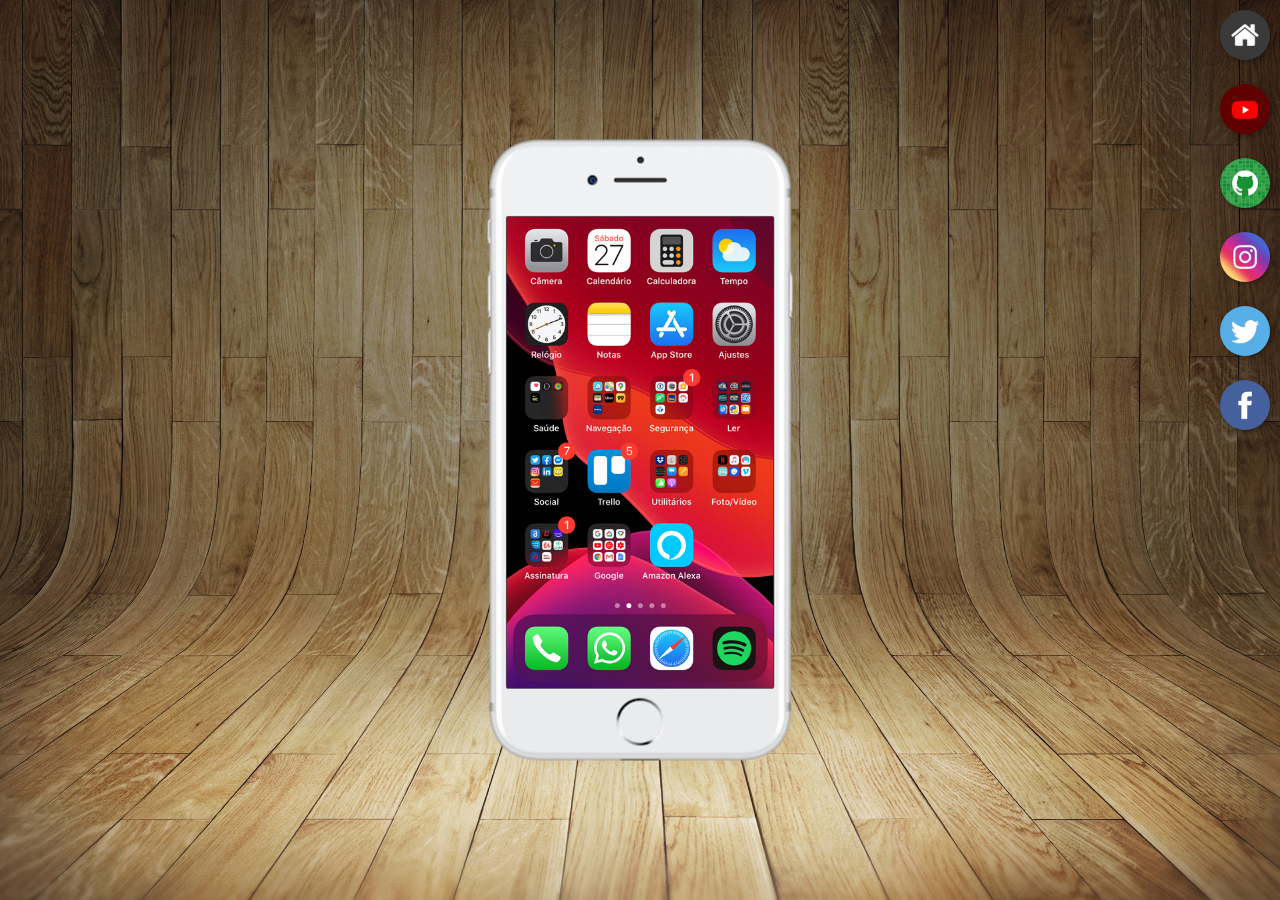
<file: index.html>
<!DOCTYPE html>
<html lang="pt-br">
<head>
    <meta charset="UTF-8">
    <meta http-equiv="X-UA-Compatible" content="IE=edge">
    <meta name="viewport" content="width=device-width, initial-scale=1.0">
    <title>Projeto Redes Sociais</title>
    <link rel="shortcut icon" href="favicon.ico" type="image/x-icon">
    <link rel="stylesheet" href="estilos/style.css">
</head>
<body>
    <main>
        <section id="telefone">
            <iframe src="home.html" frameborder="0" name="tela" id="tela"></iframe>
            <!--Seu navegador não é compatível com isso.-->
        </section>

        <section id="redes-sociais">
            <a href="home.html" target="tela"><img src="imagens/logo-home.jpg" alt="Home"></a><br>
            <a href="youtube.html" target="tela"><img src="imagens/logo-youtube.jpg" alt="Youtube"></a><br>
            <a href="github.html" target="tela"><img src="imagens/logo-github.jpg" alt="Github"></a><br>
            <a href="instagram.html" target="tela"><img src="imagens/logo-instagram.jpg" alt="Instagram"></a><br>
            <a href="twitter.html" target="tela"><img src="imagens/logo-twitter.jpg" alt="Twitter"></a><br>
            <a href="facebook.html" target="tela"><img src="imagens/logo-facebook.jpg" alt="Facebook"></a>
        </section>
    </main>
</body>
</html>
</file>
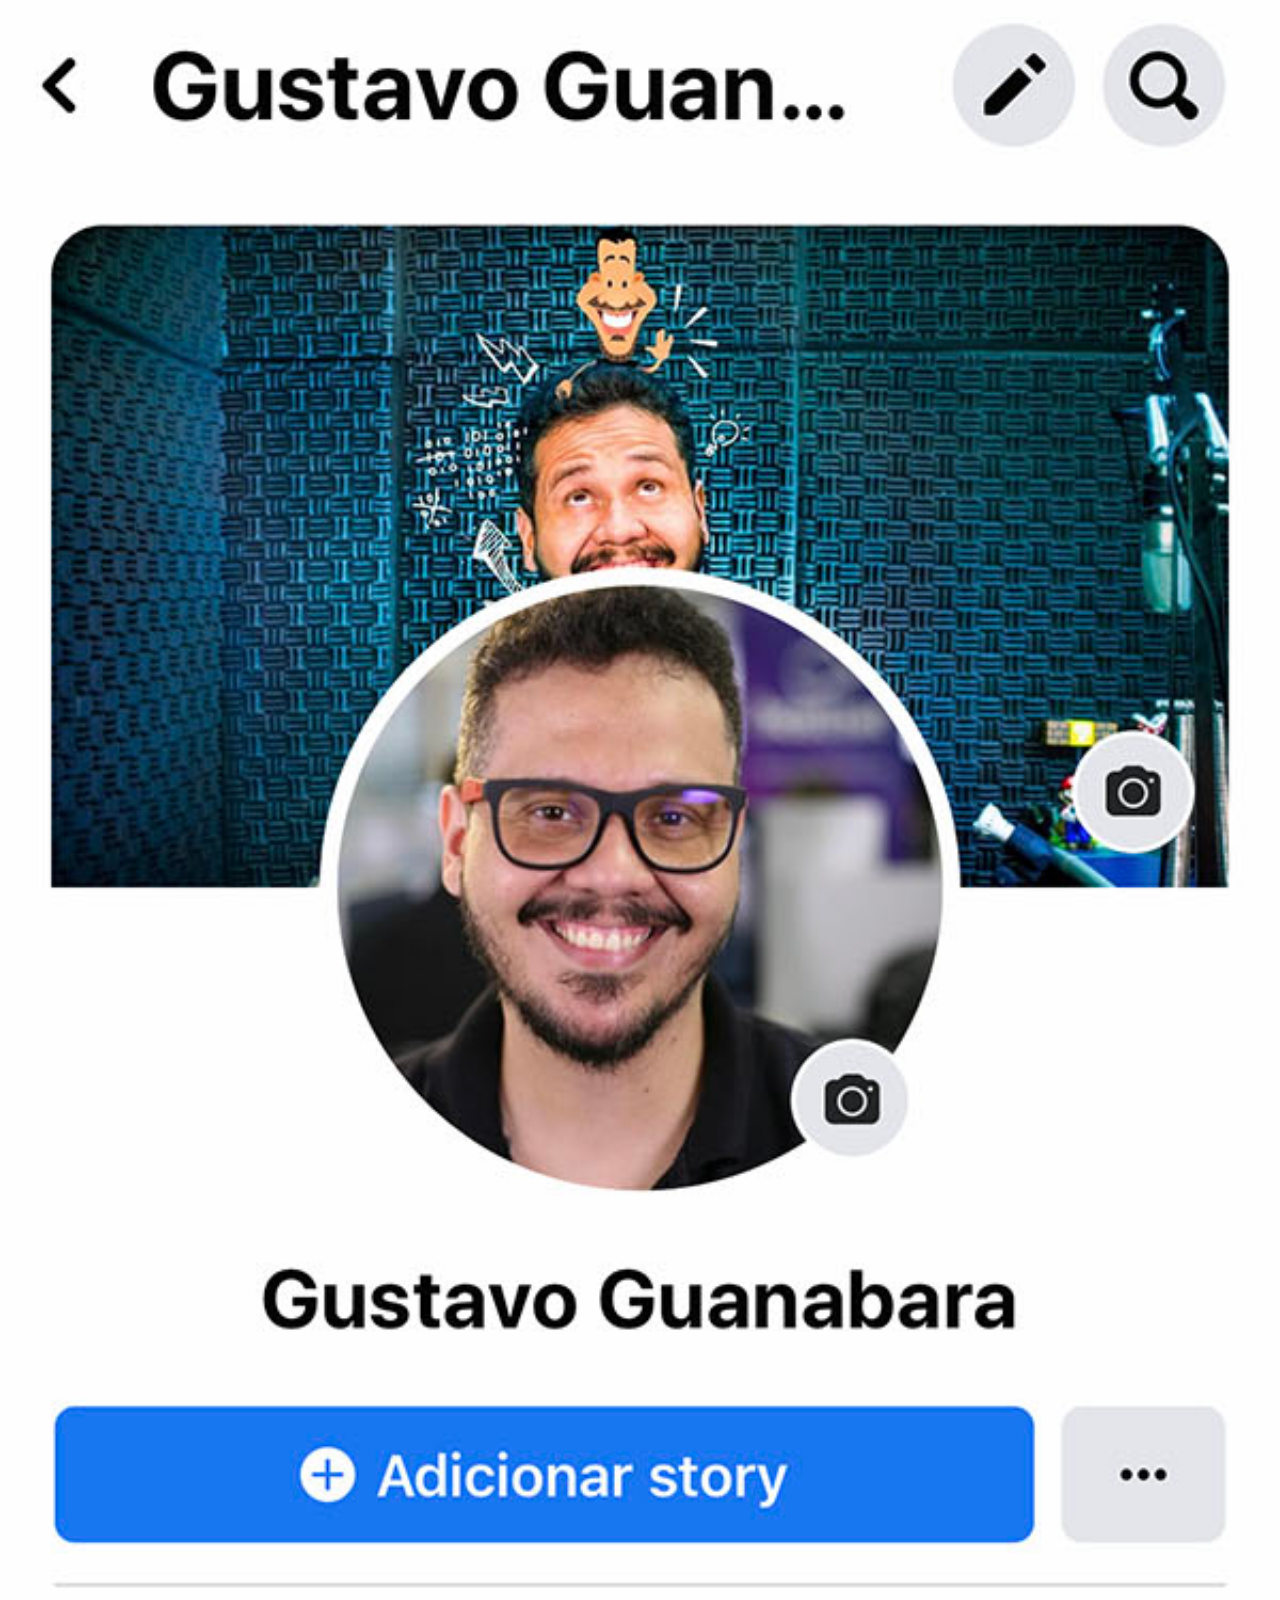
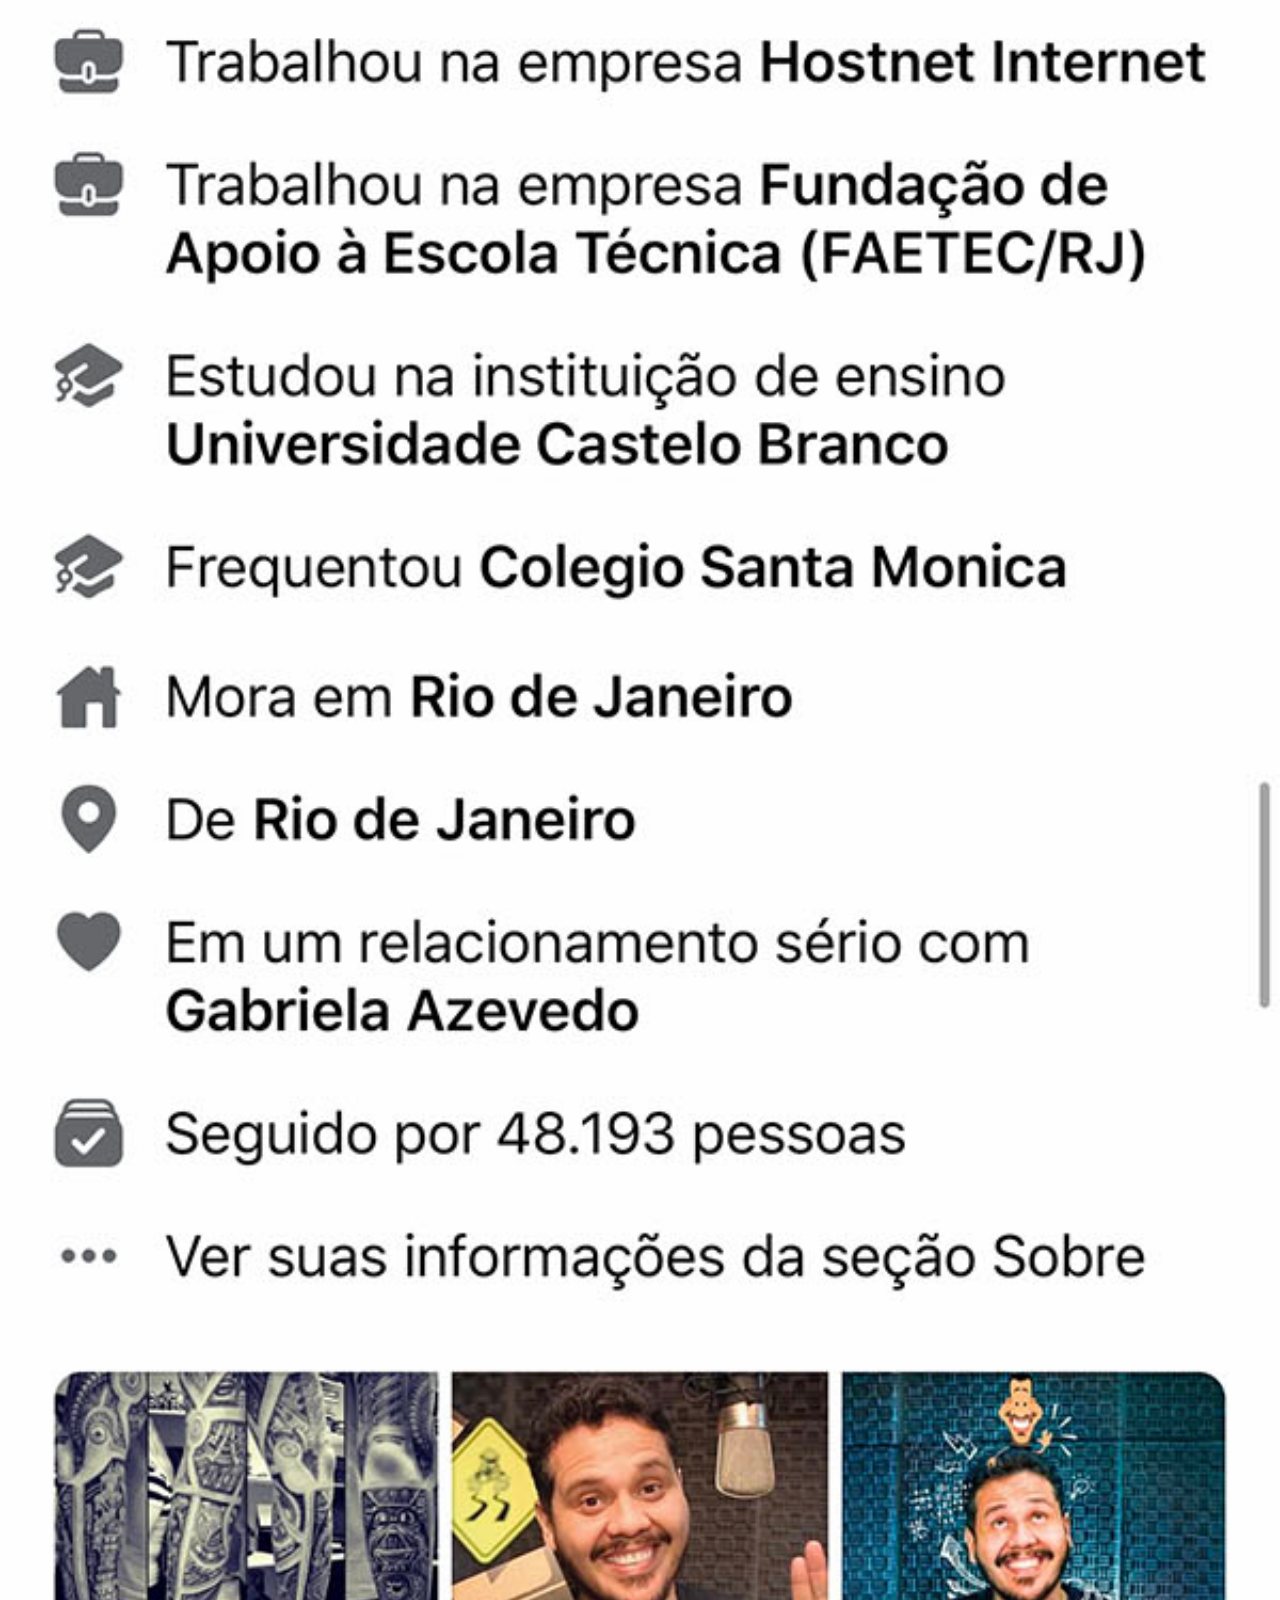
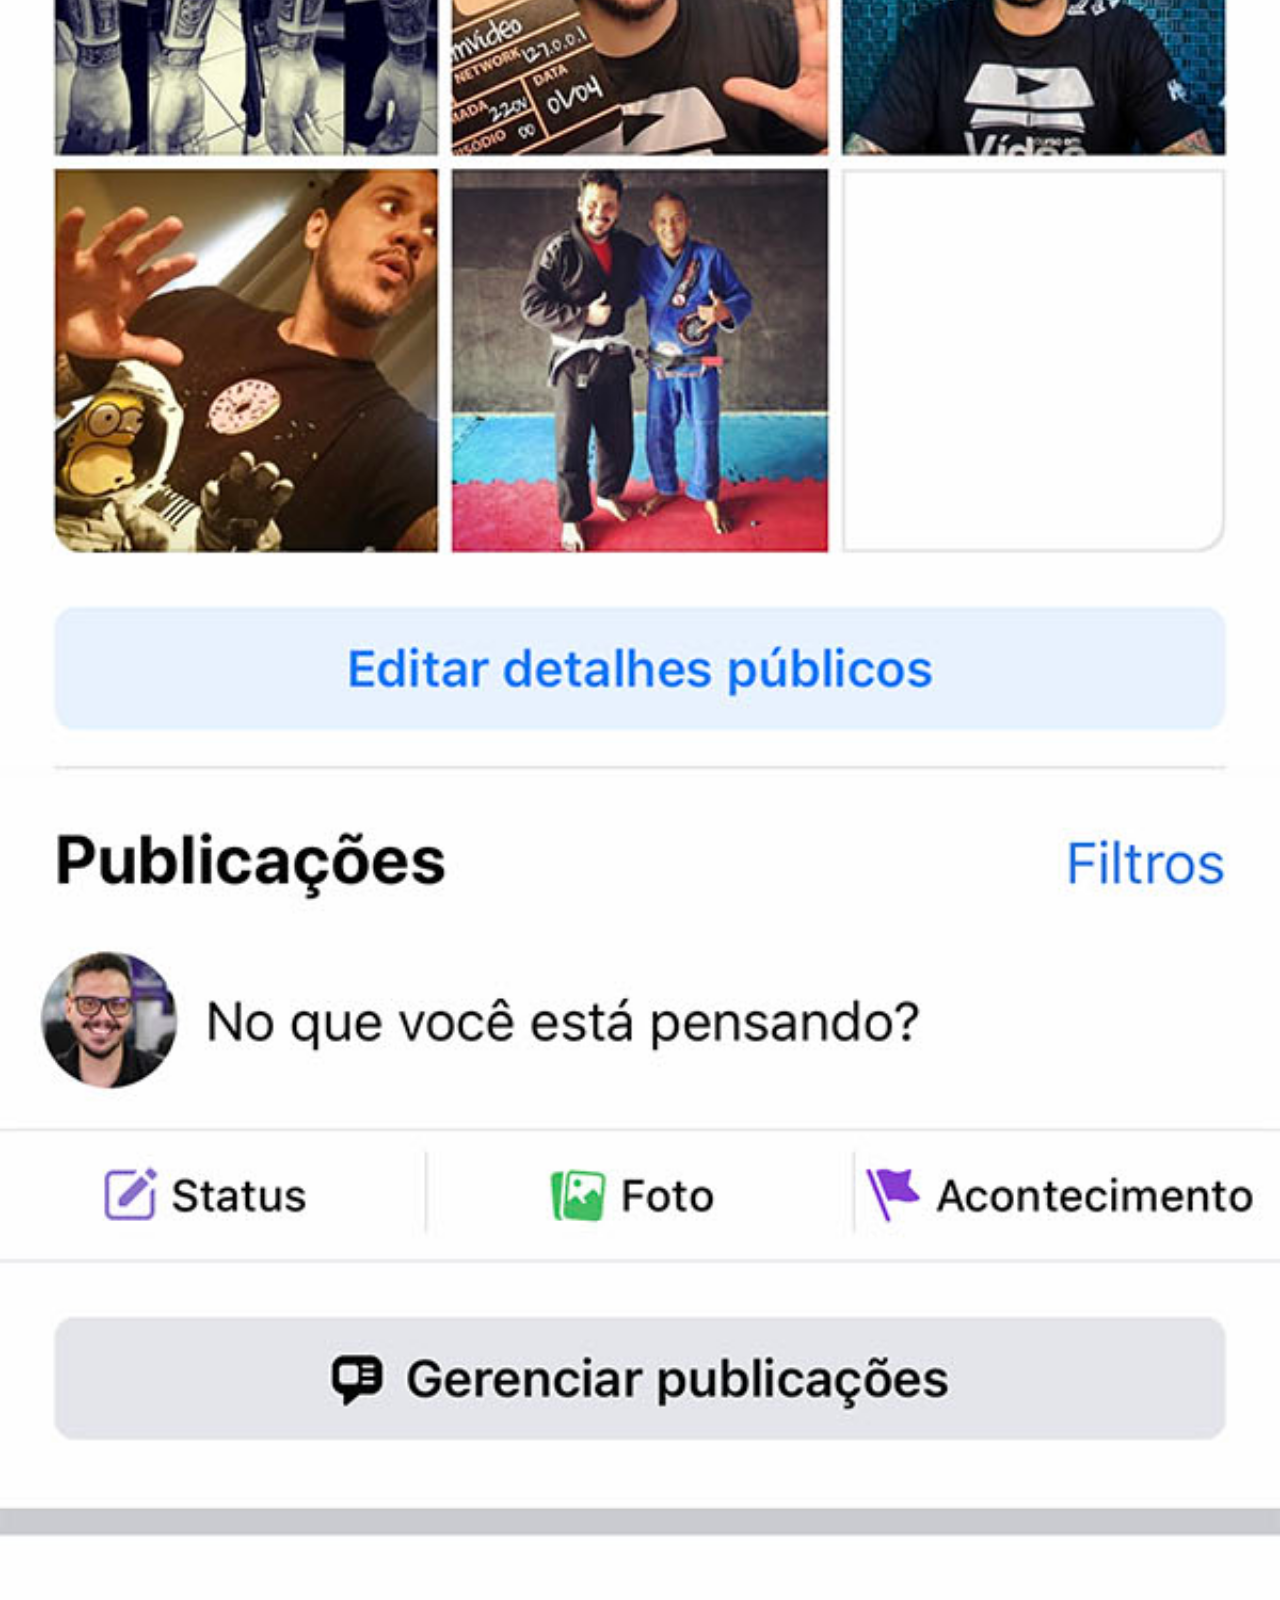
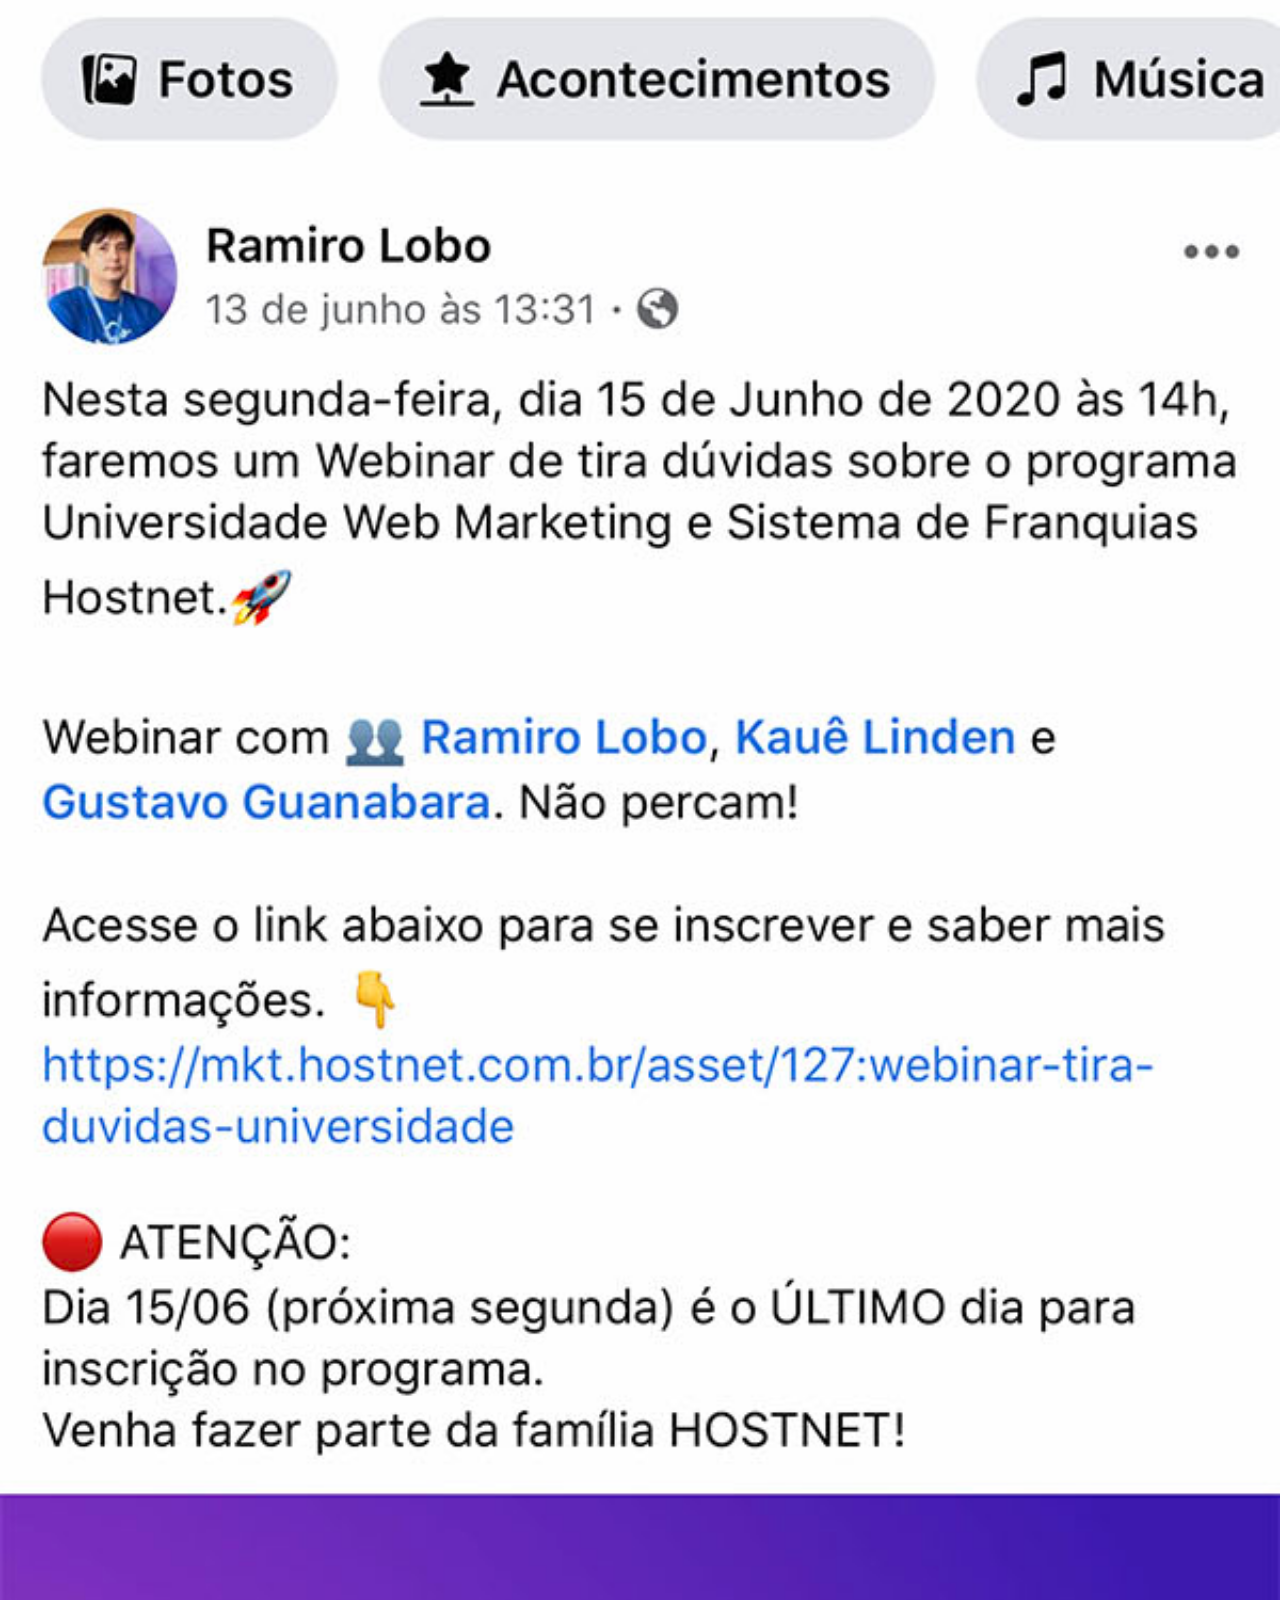
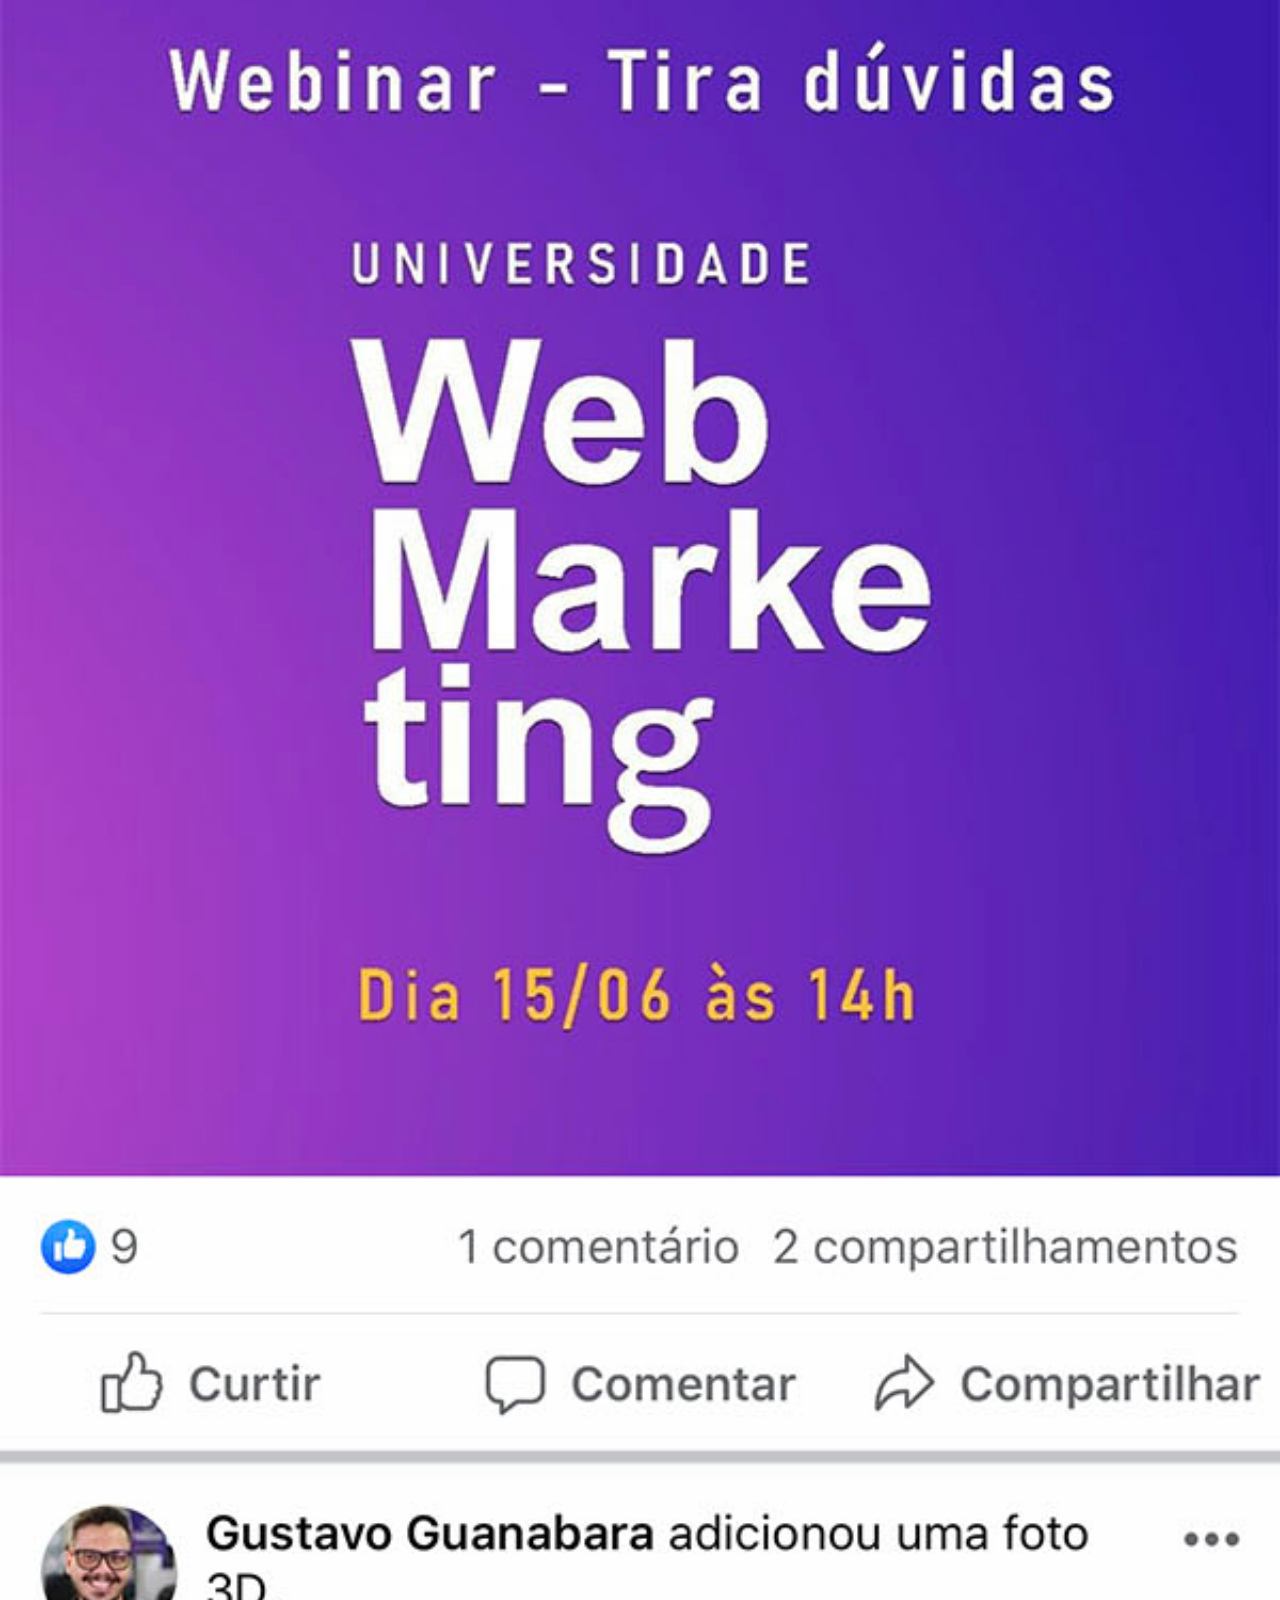
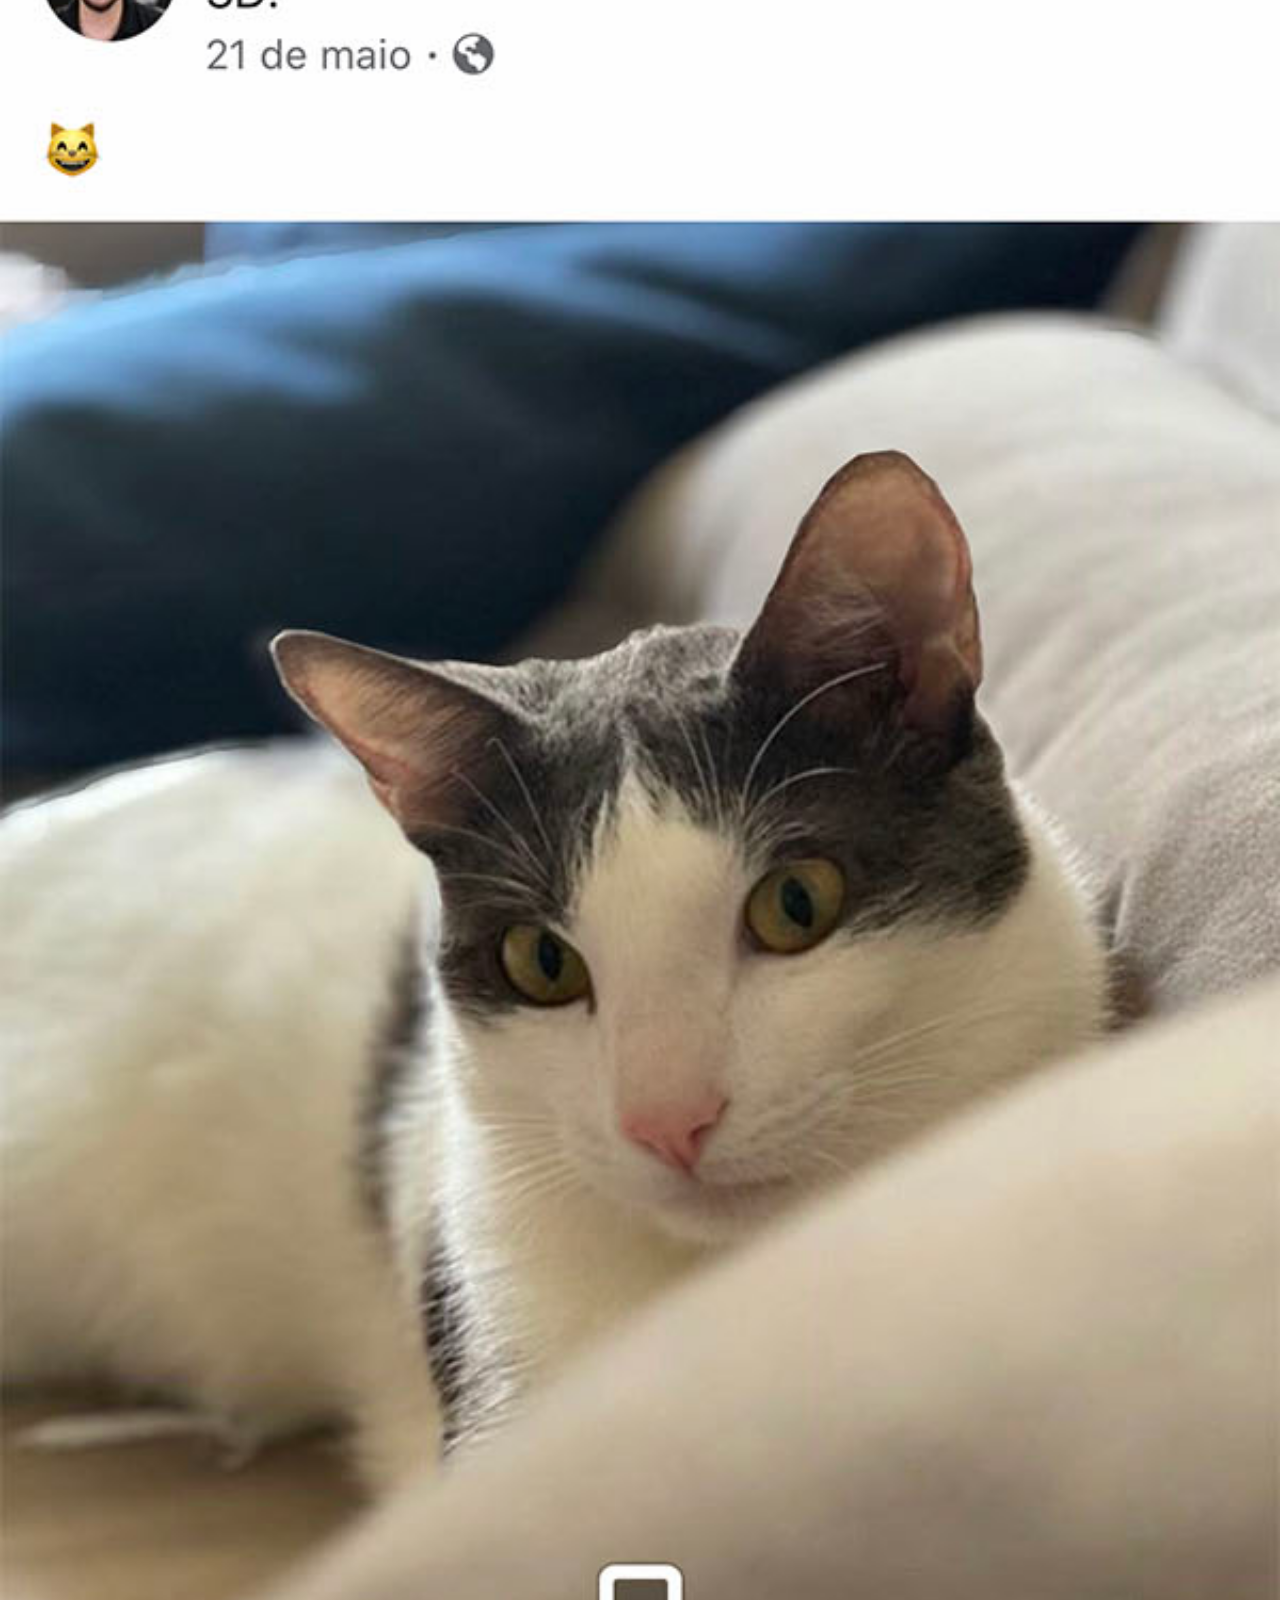
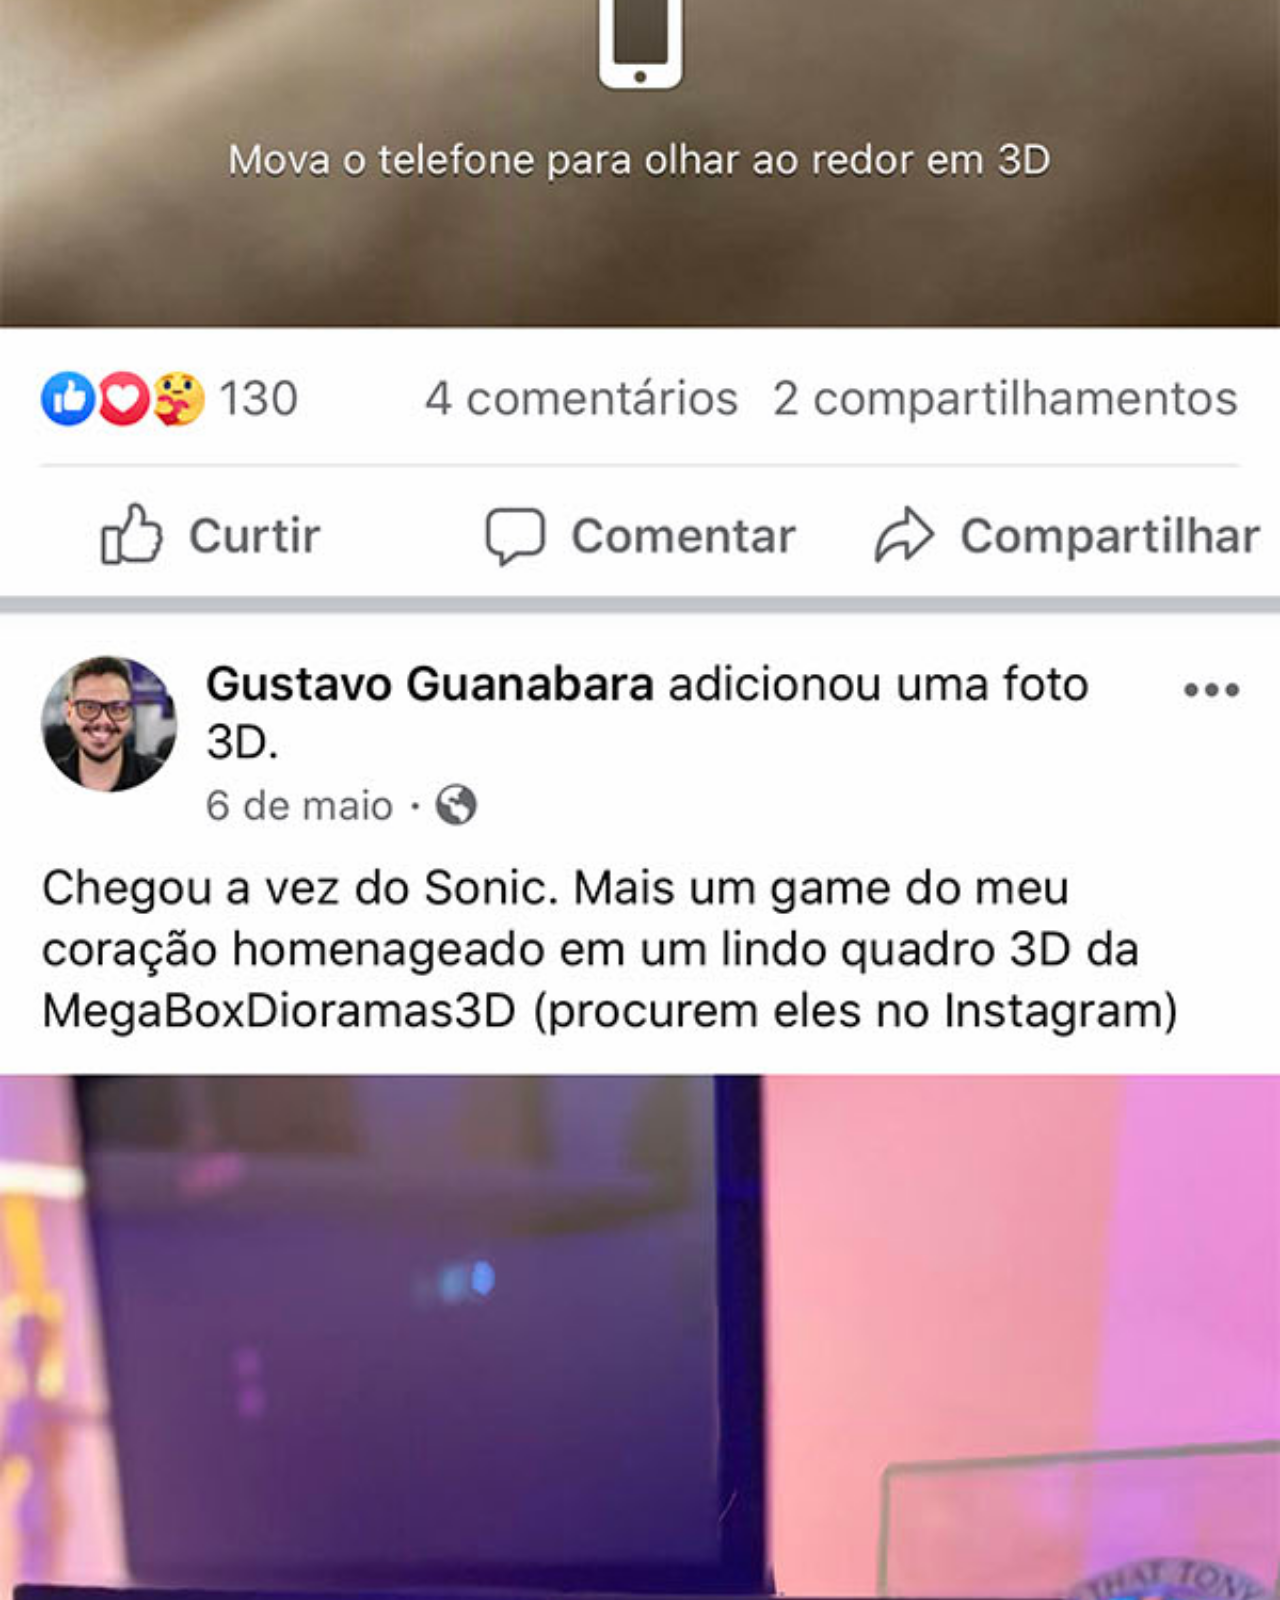
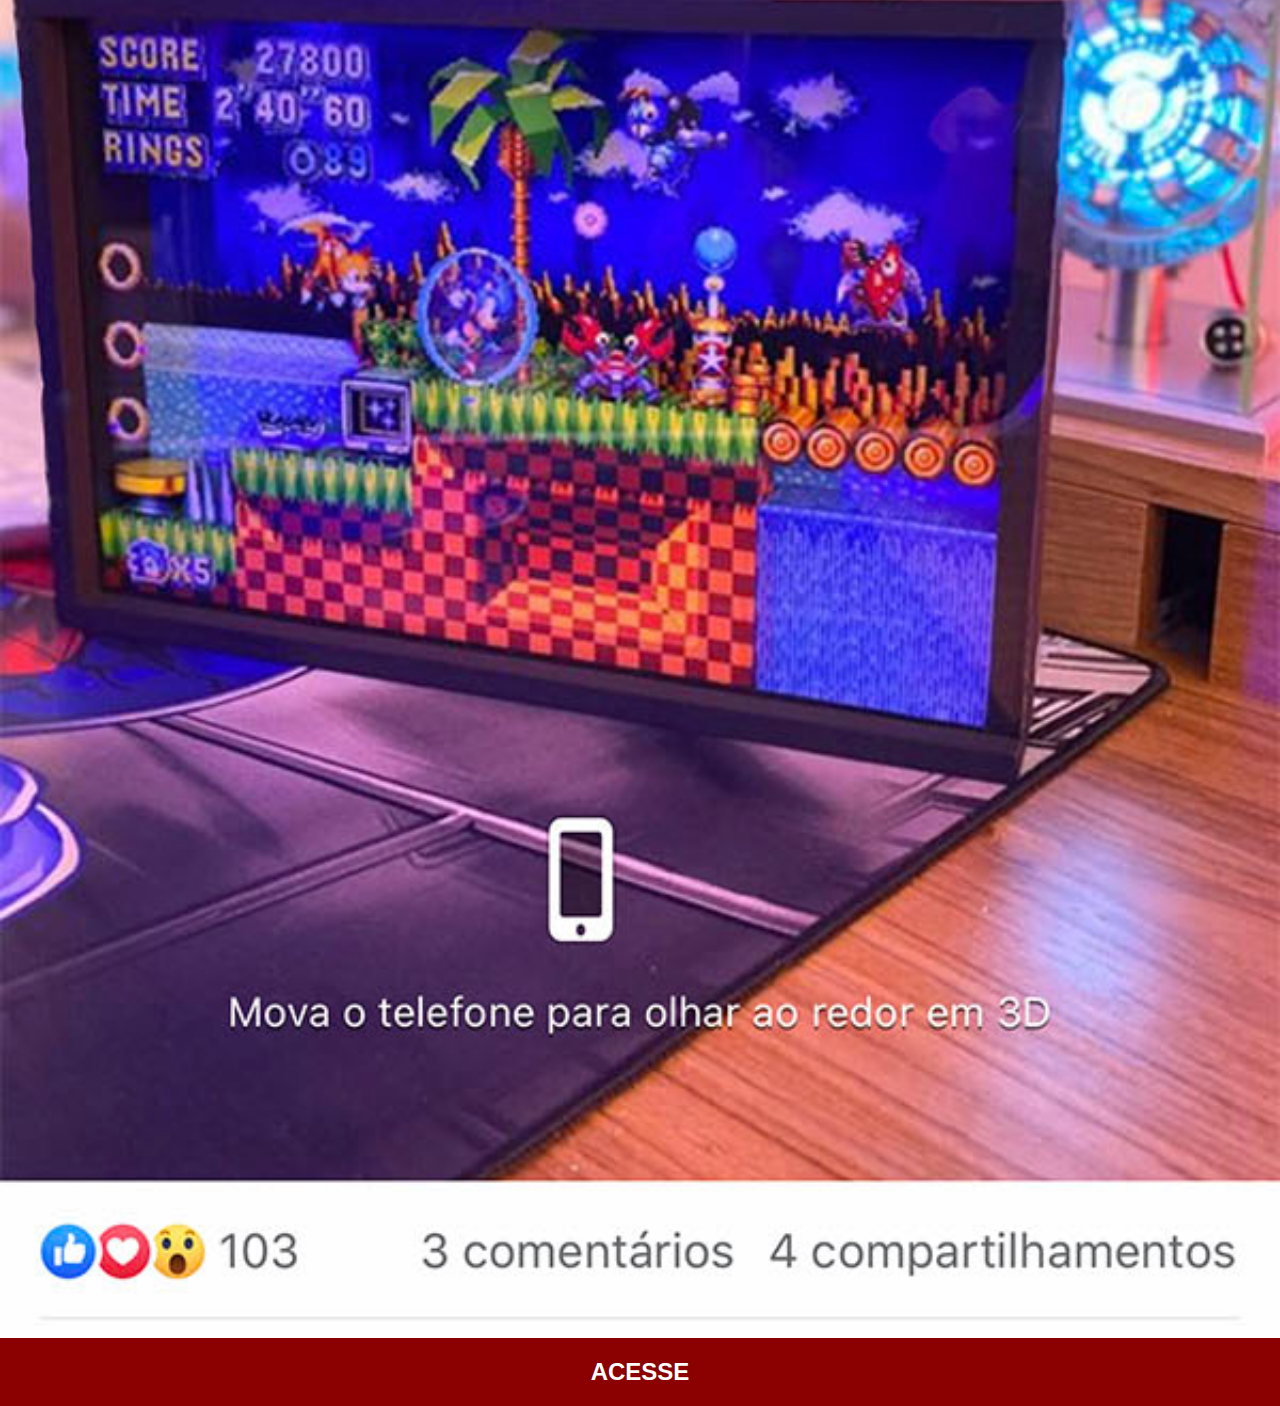
<file: facebook.html>
<!DOCTYPE html>
<html lang="pt-br">
<head>
    <meta charset="UTF-8">
    <meta http-equiv="X-UA-Compatible" content="IE=edge">
    <meta name="viewport" content="width=device-width, initial-scale=1.0">
    <title>Facebook</title>
    <link rel="stylesheet" href="estilos/social.css">
</head>
<body>
    <img src="imagens/tela-facebook.jpg" alt="Facebook">
    <a href="https://facebook.com/gustavoguanabara" target="_blank">ACESSE</a>
</body>
</html>
</file>
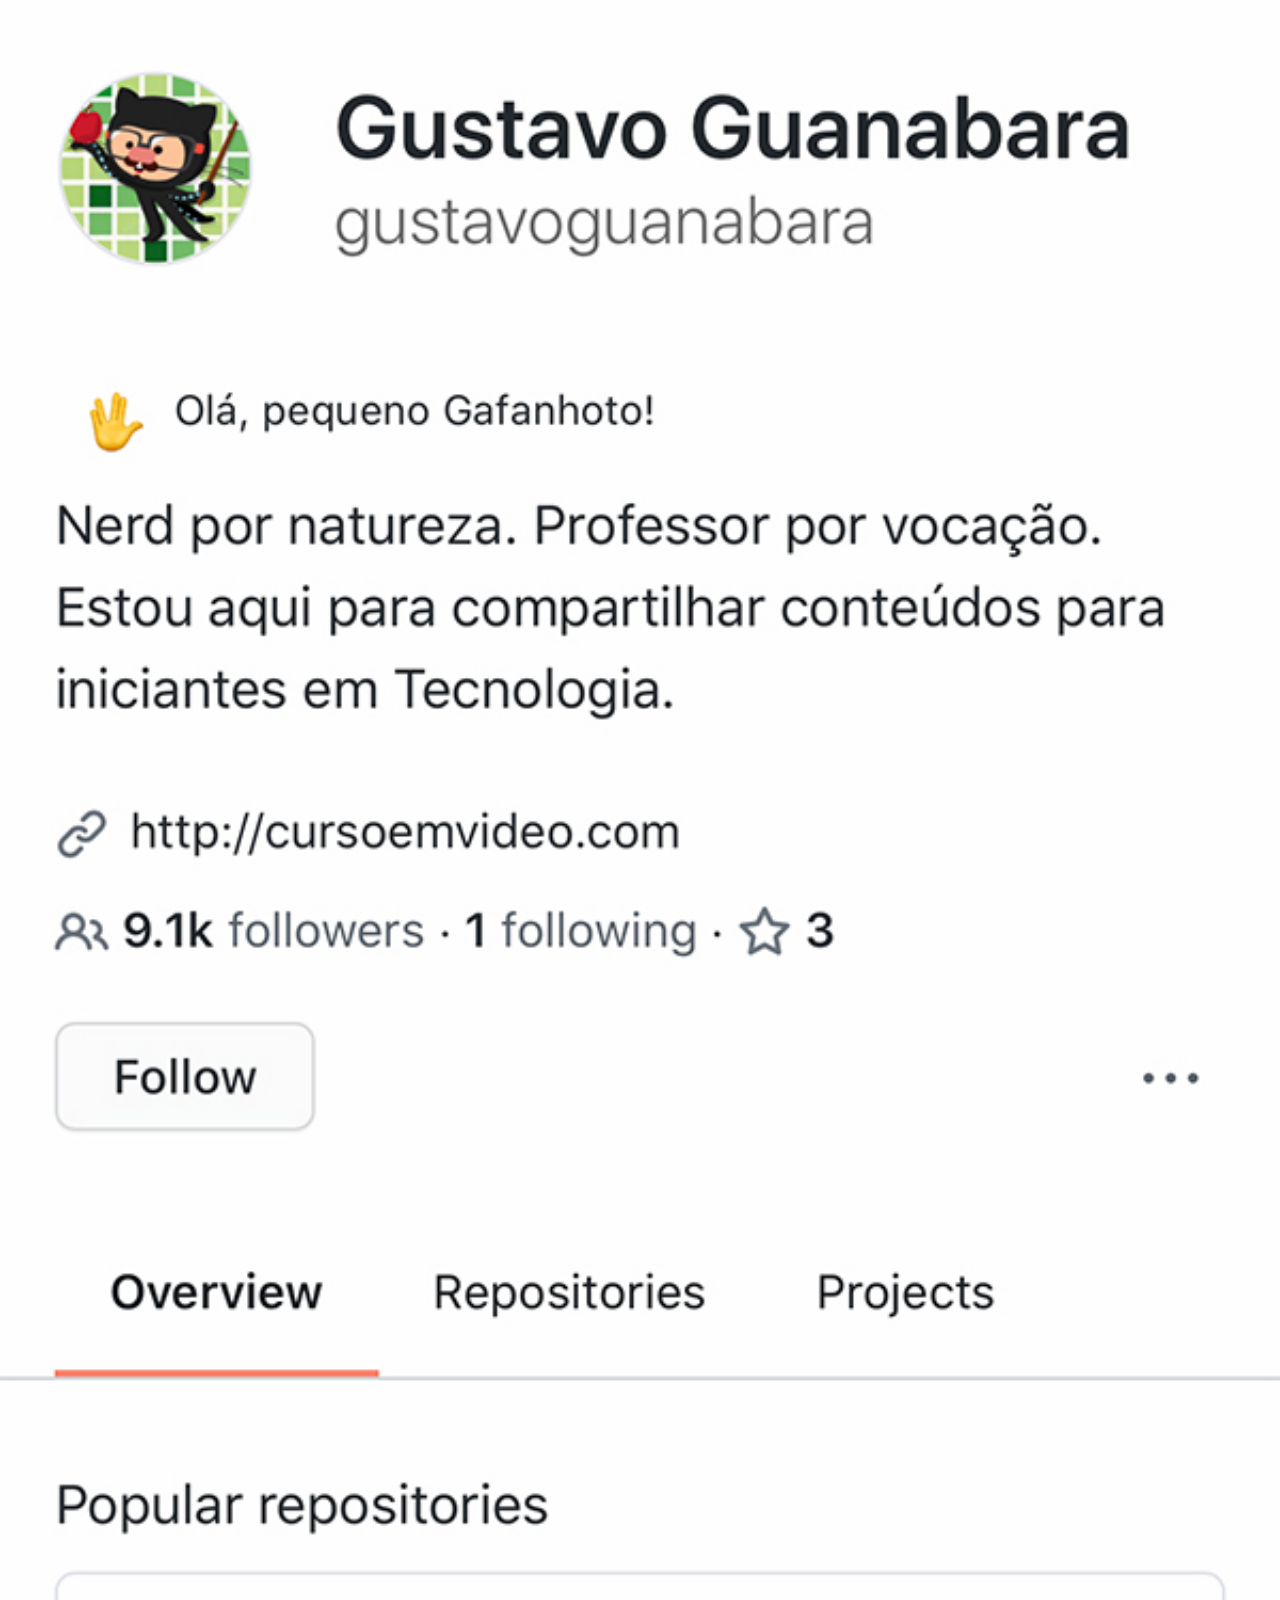
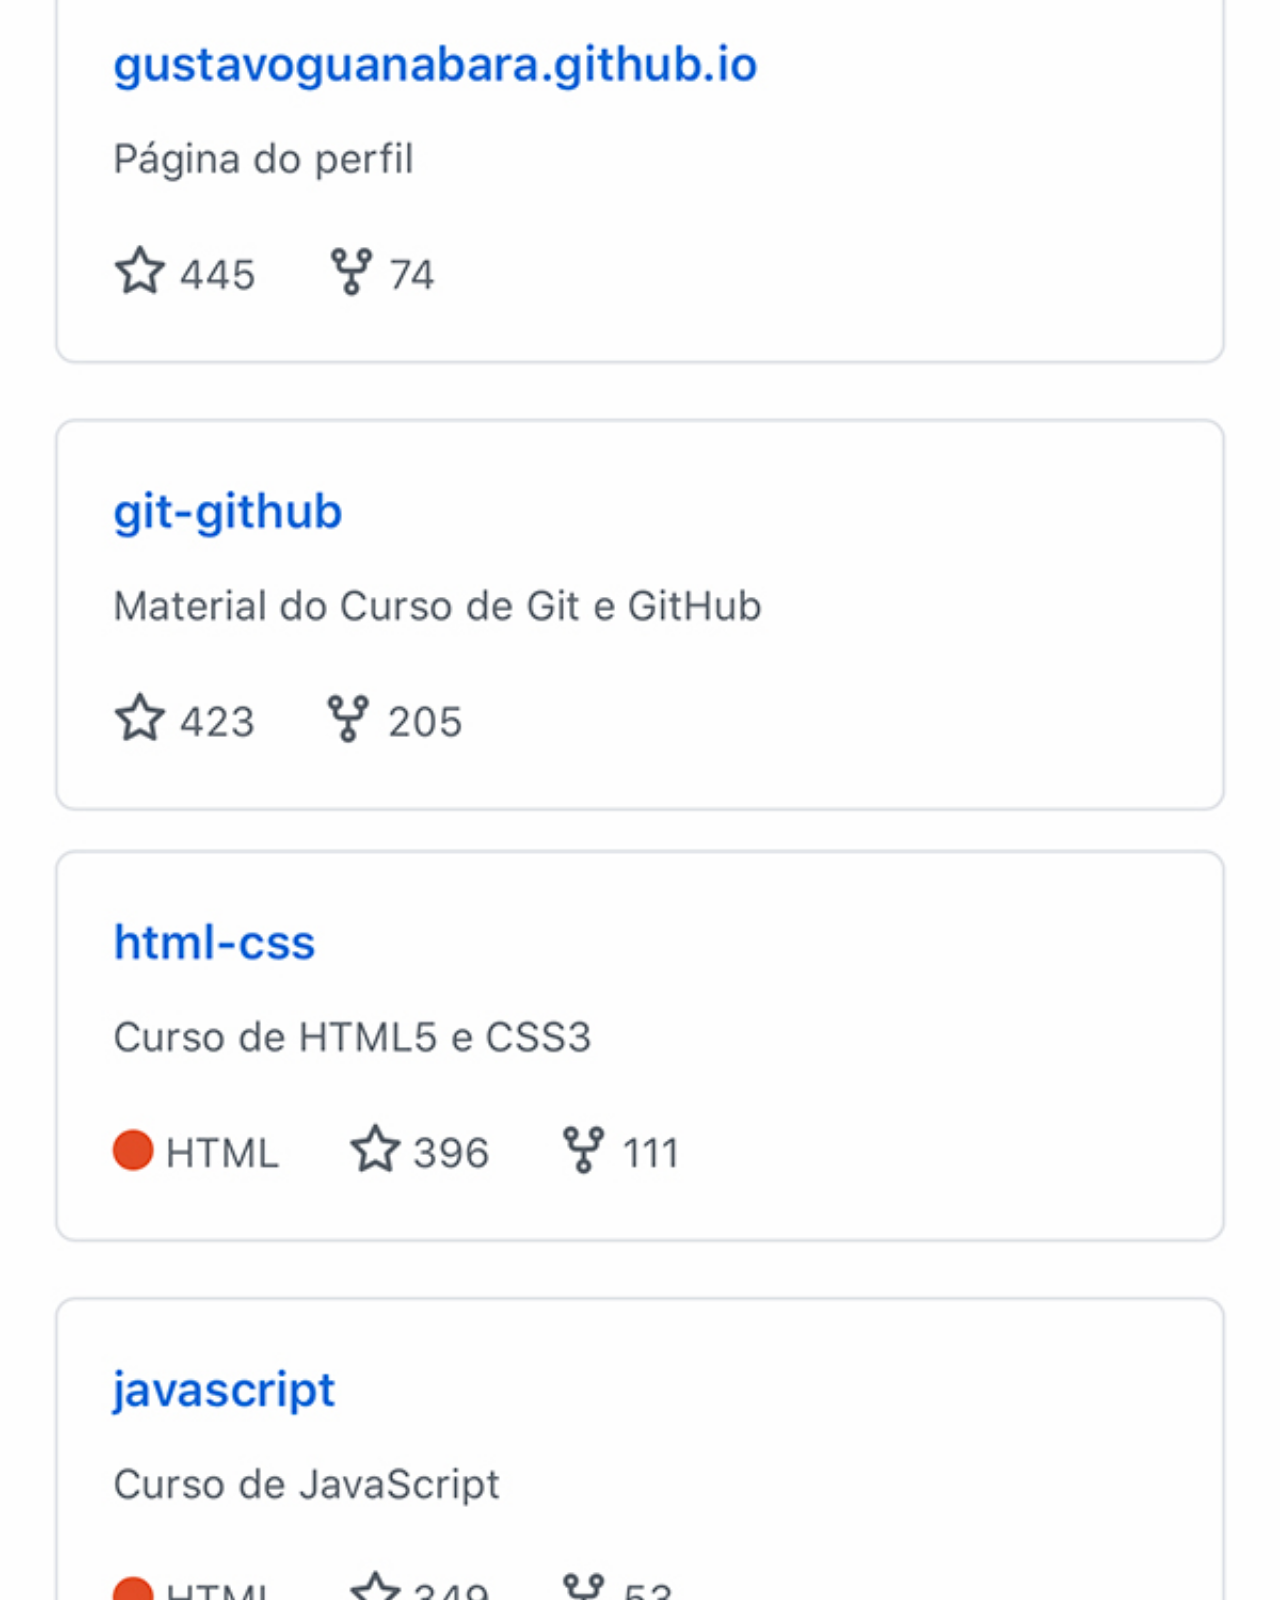
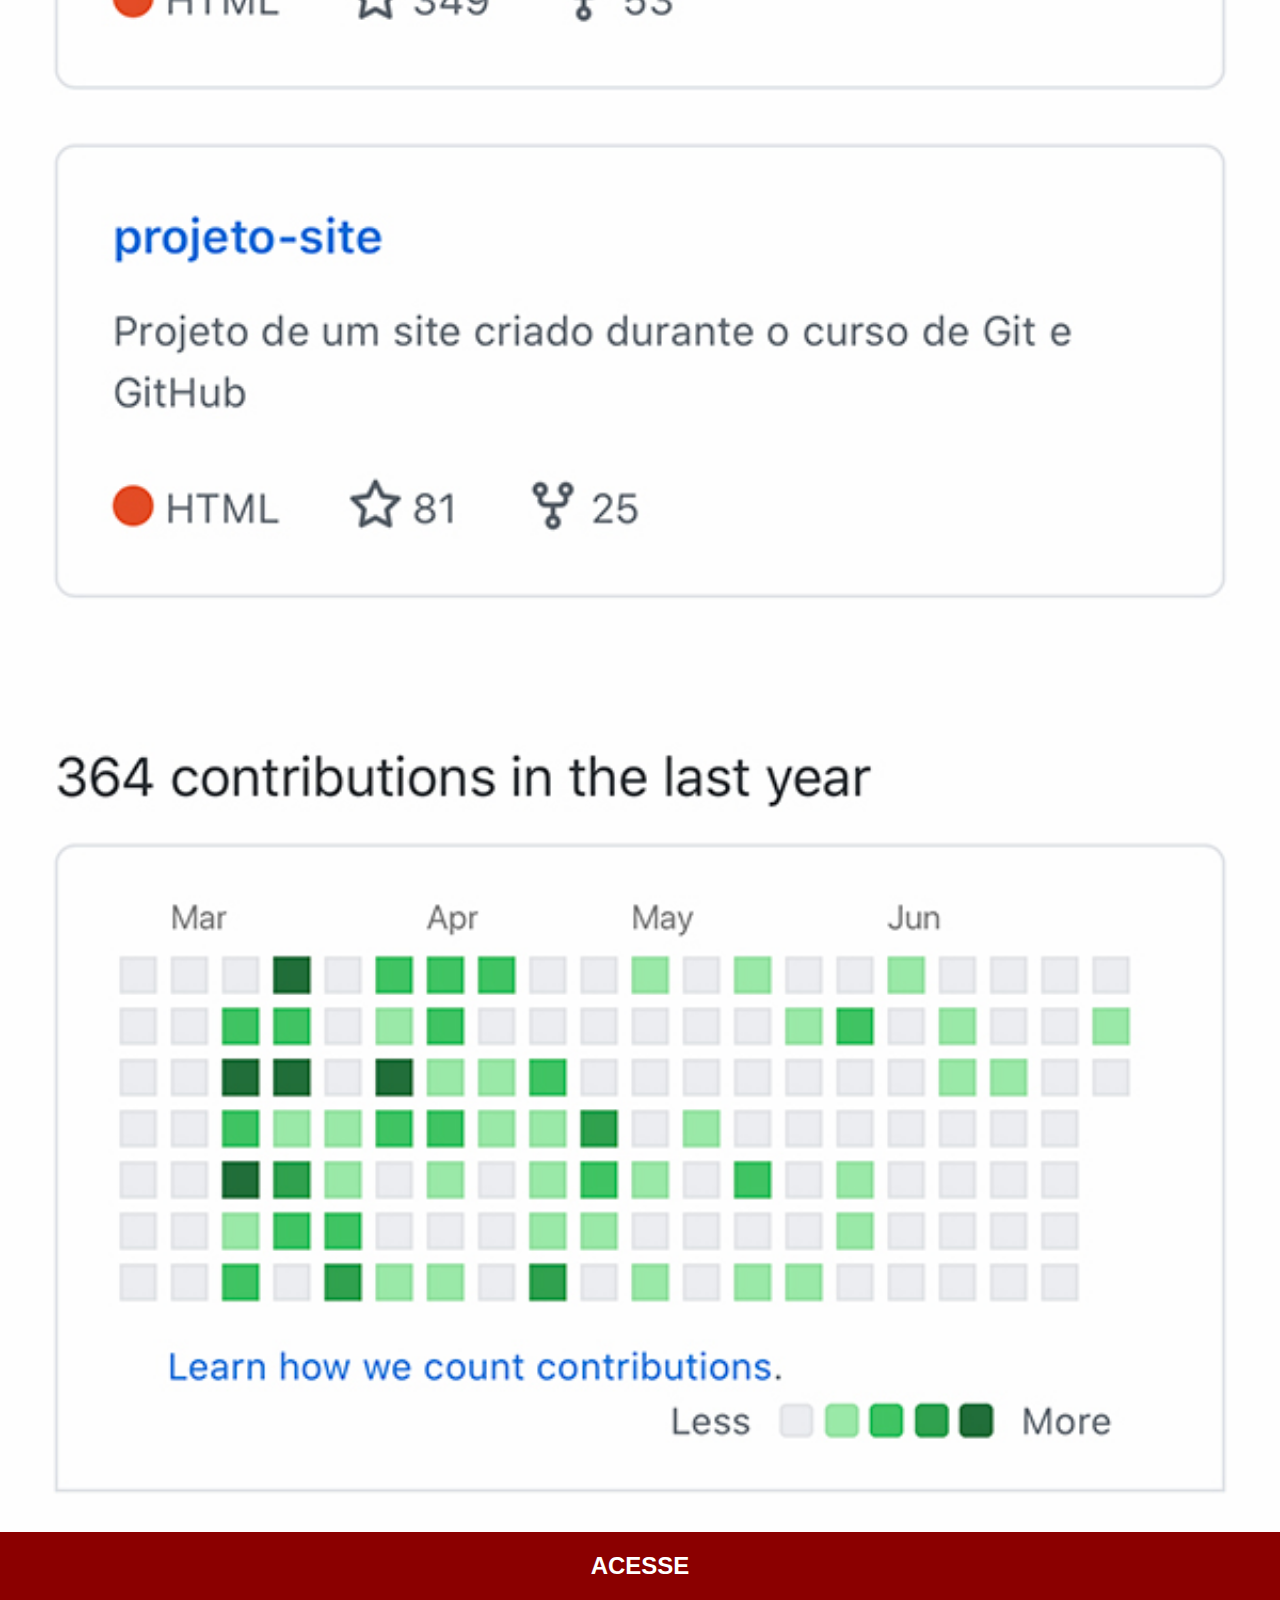
<file: github.html>
<!DOCTYPE html>
<html lang="pt-br">
<head>
    <meta charset="UTF-8">
    <meta http-equiv="X-UA-Compatible" content="IE=edge">
    <meta name="viewport" content="width=device-width, initial-scale=1.0">
    <title>Github</title>
    <link rel="stylesheet" href="estilos/social.css">
</head>
<body>
    <img src="imagens/tela-github.jpg" alt="github">
    <a href="https://github.com/gustavoguanabara/" target="_blank">ACESSE</a>
</body>
</html>
</file>
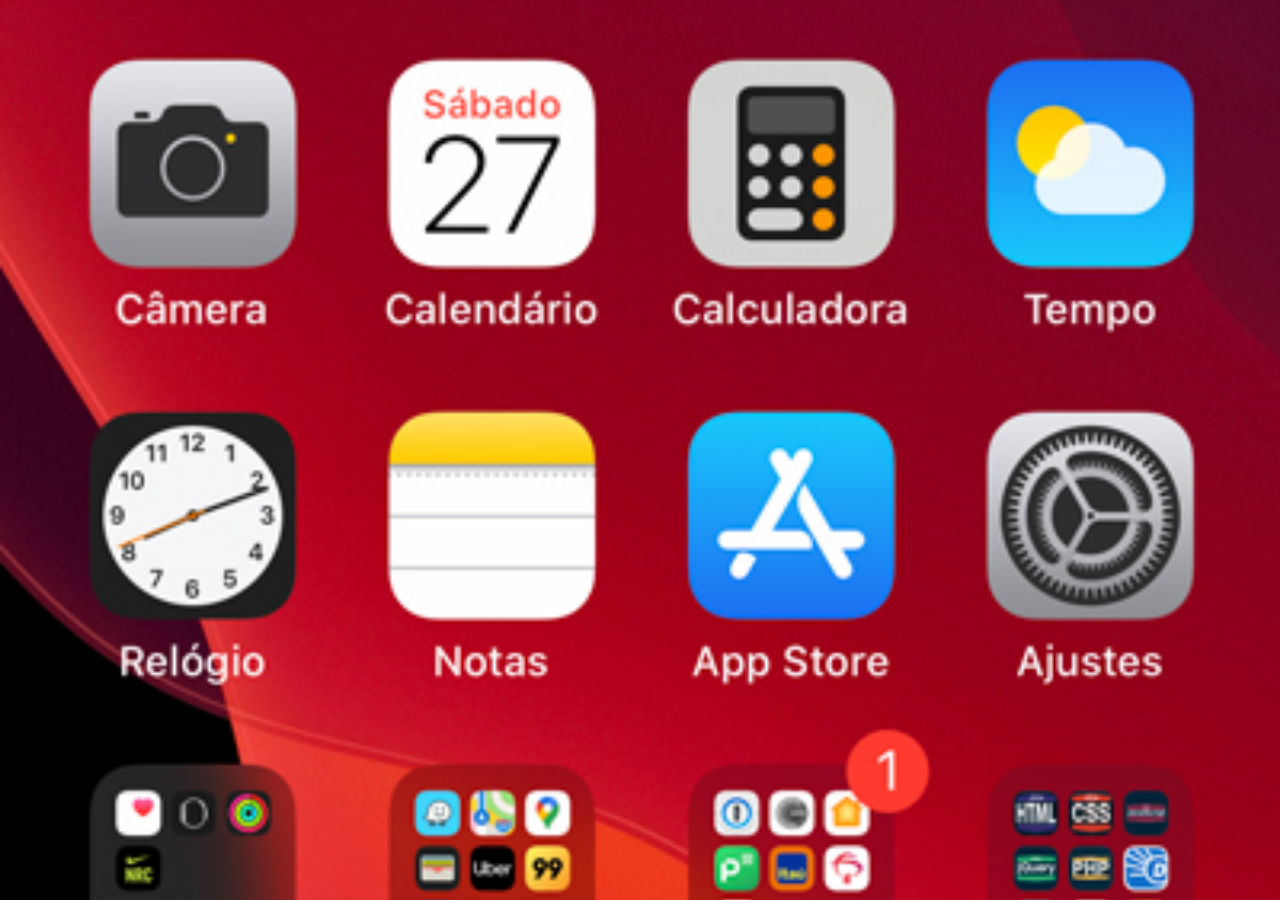
<file: home.html>
<!DOCTYPE html>
<html lang="pt-br">
<head>
    <meta charset="UTF-8">
    <meta http-equiv="X-UA-Compatible" content="IE=edge">
    <meta name="viewport" content="width=device-width, initial-scale=1.0">
    <title>Home</title>
    <style>
        * {
            margin: 0px;
            padding: 0px;
        }

        body {
            width: 100vw;
            height: 100vh;
            background: black url('imagens/tela-home.jpg') no-repeat top center;
            background-size: cover;
        }
    </style>
</head>
<body>
    
</body>
</html>
</file>
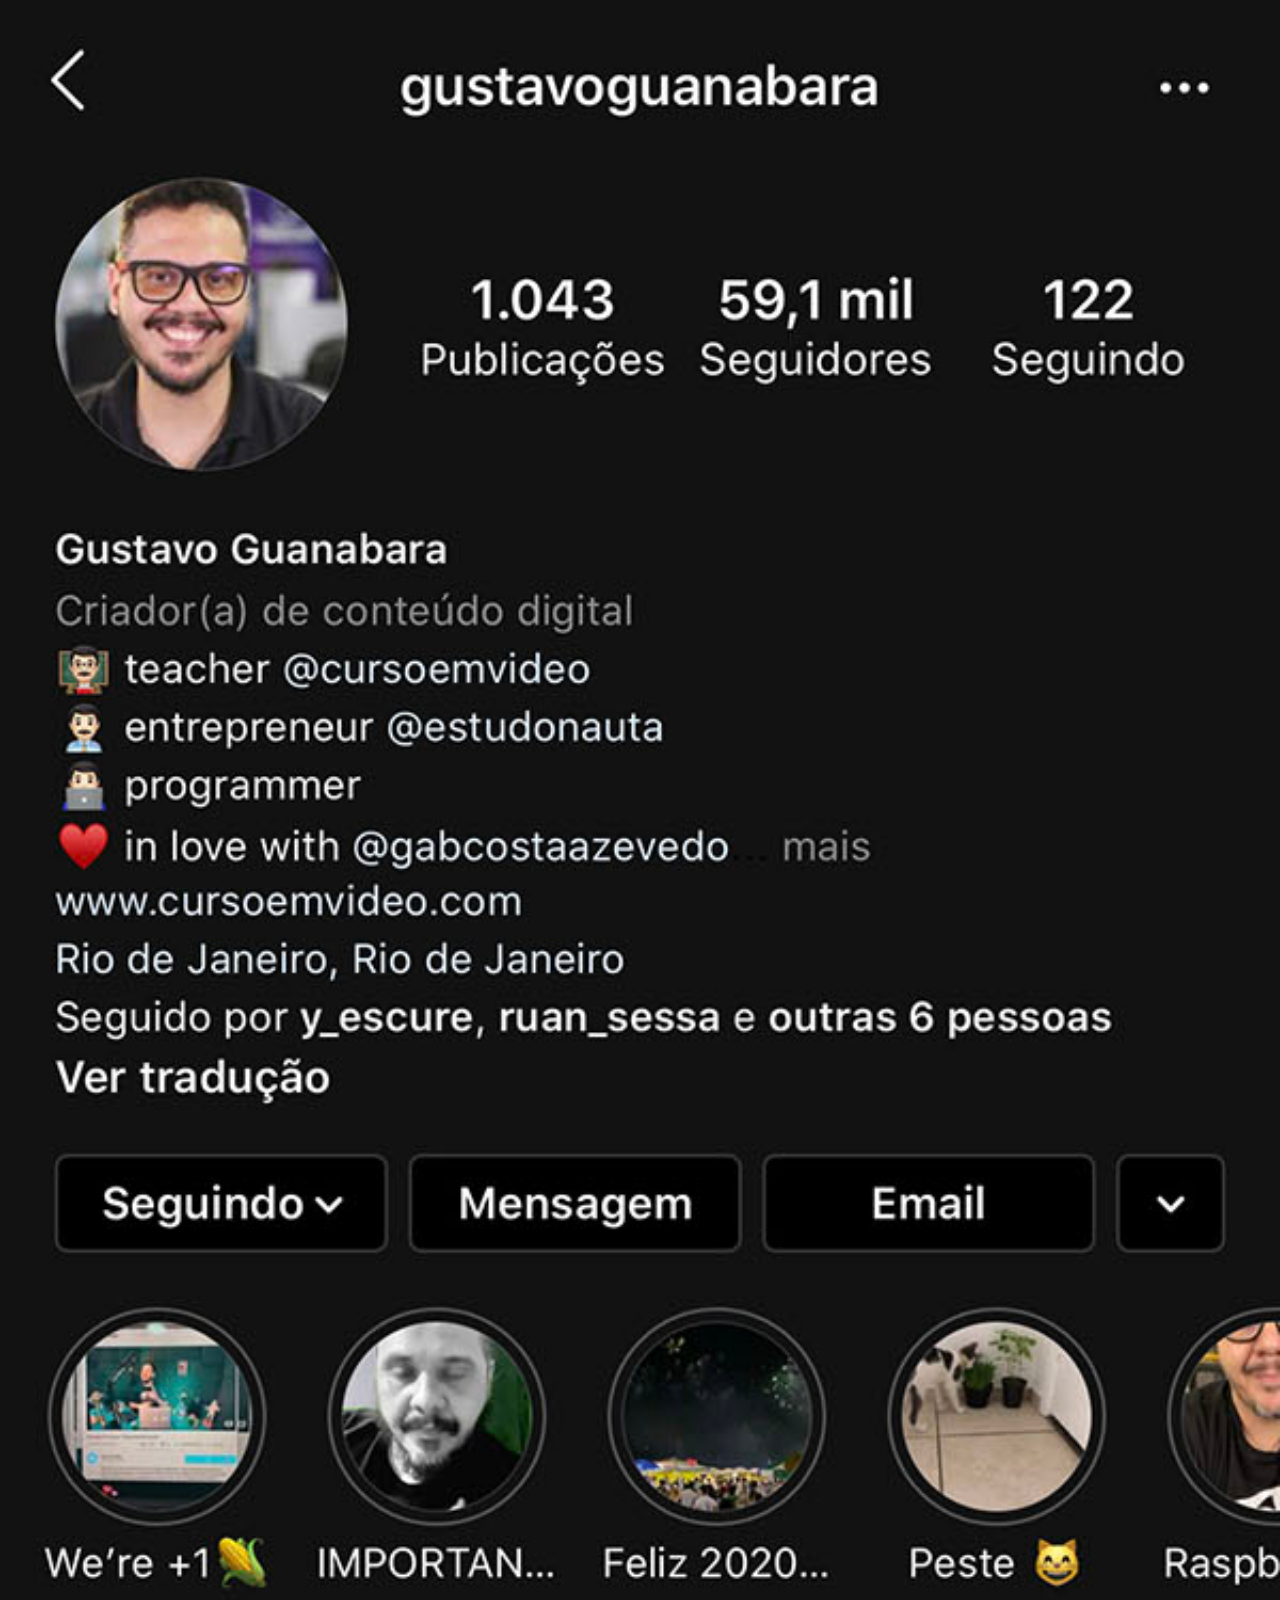
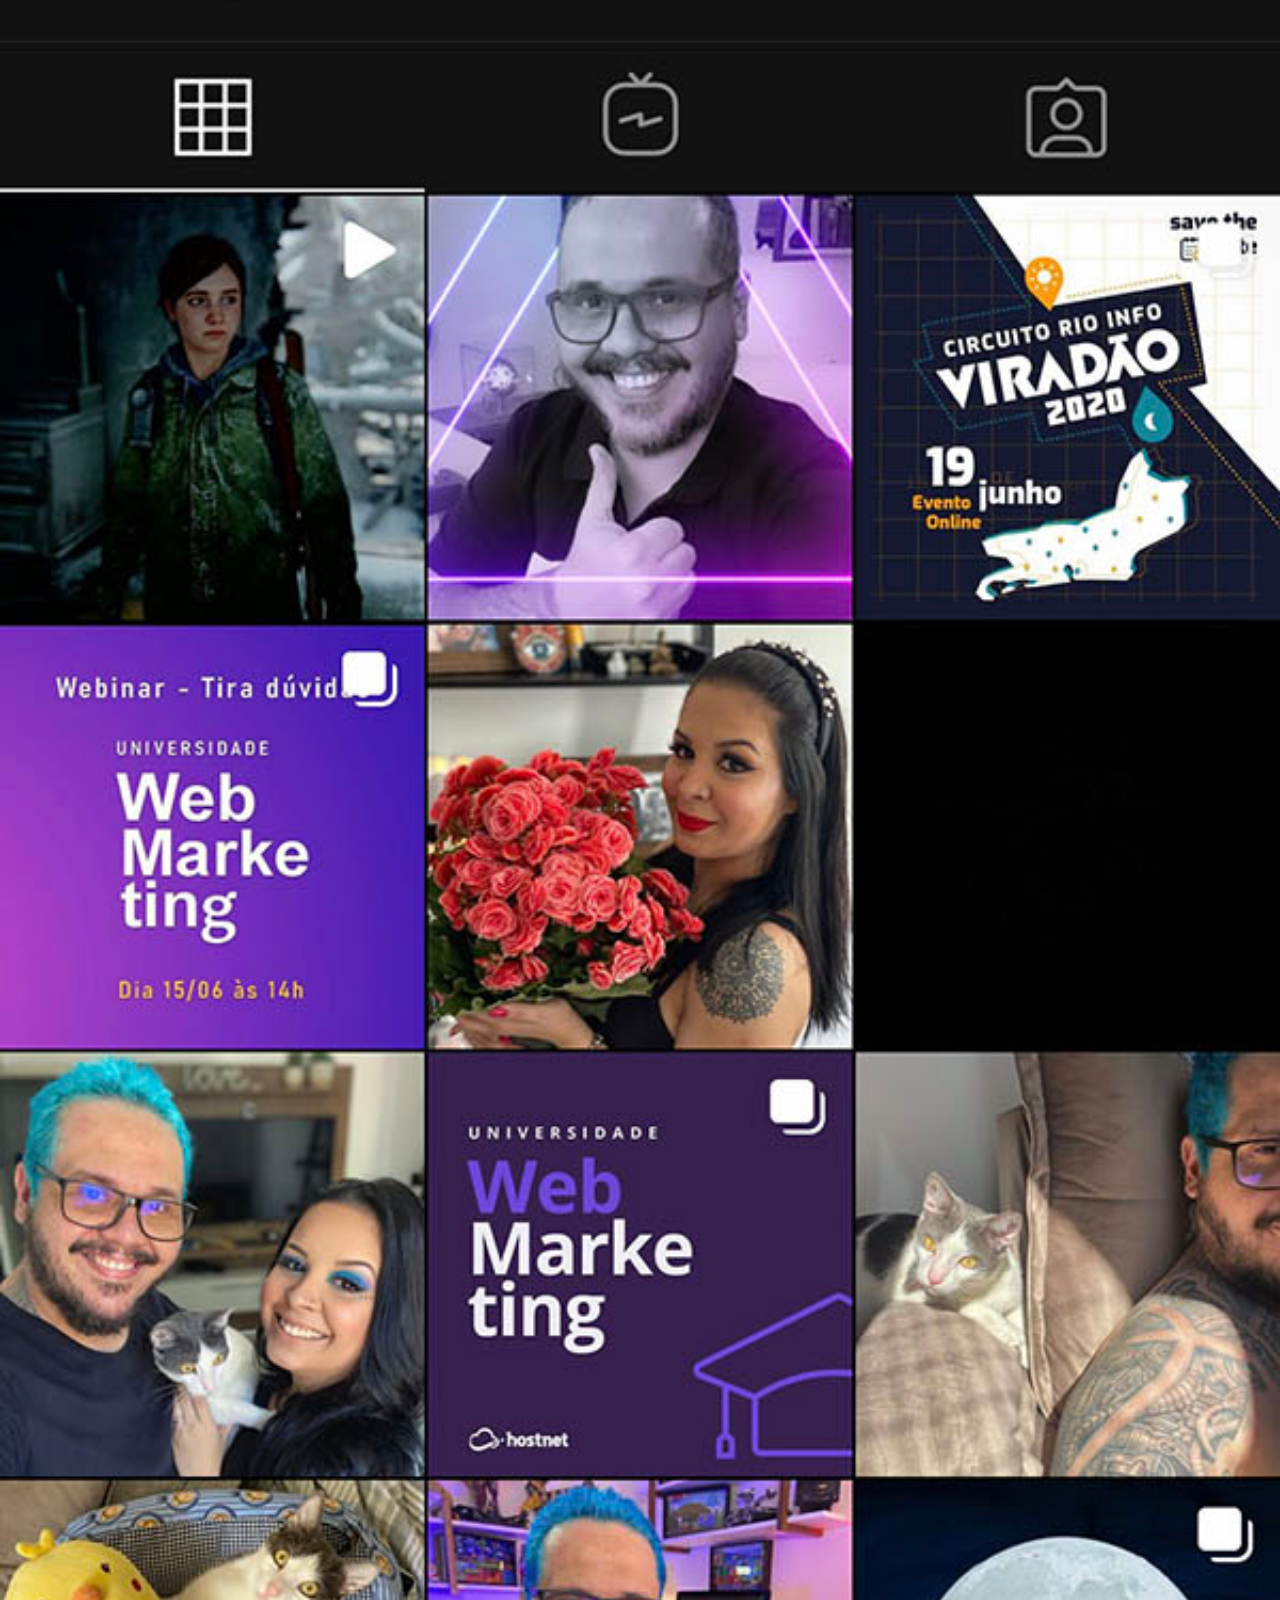
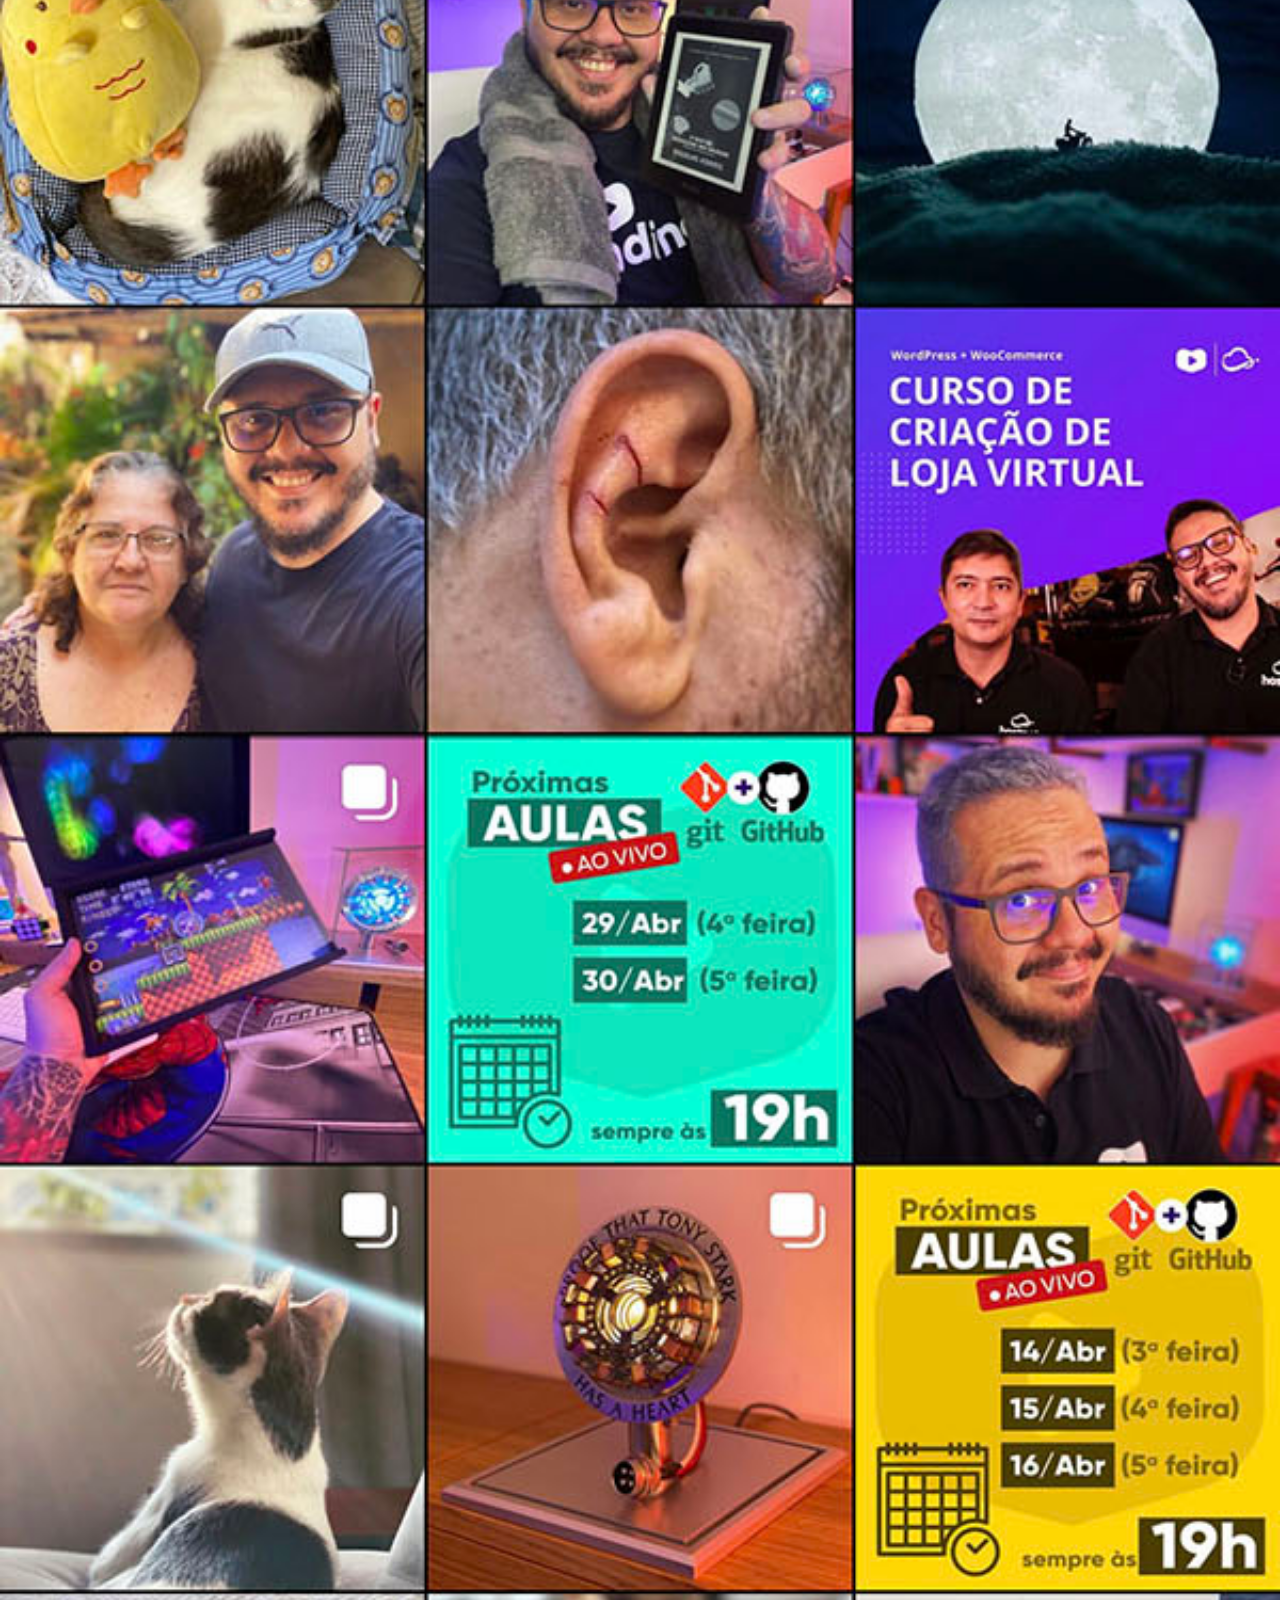
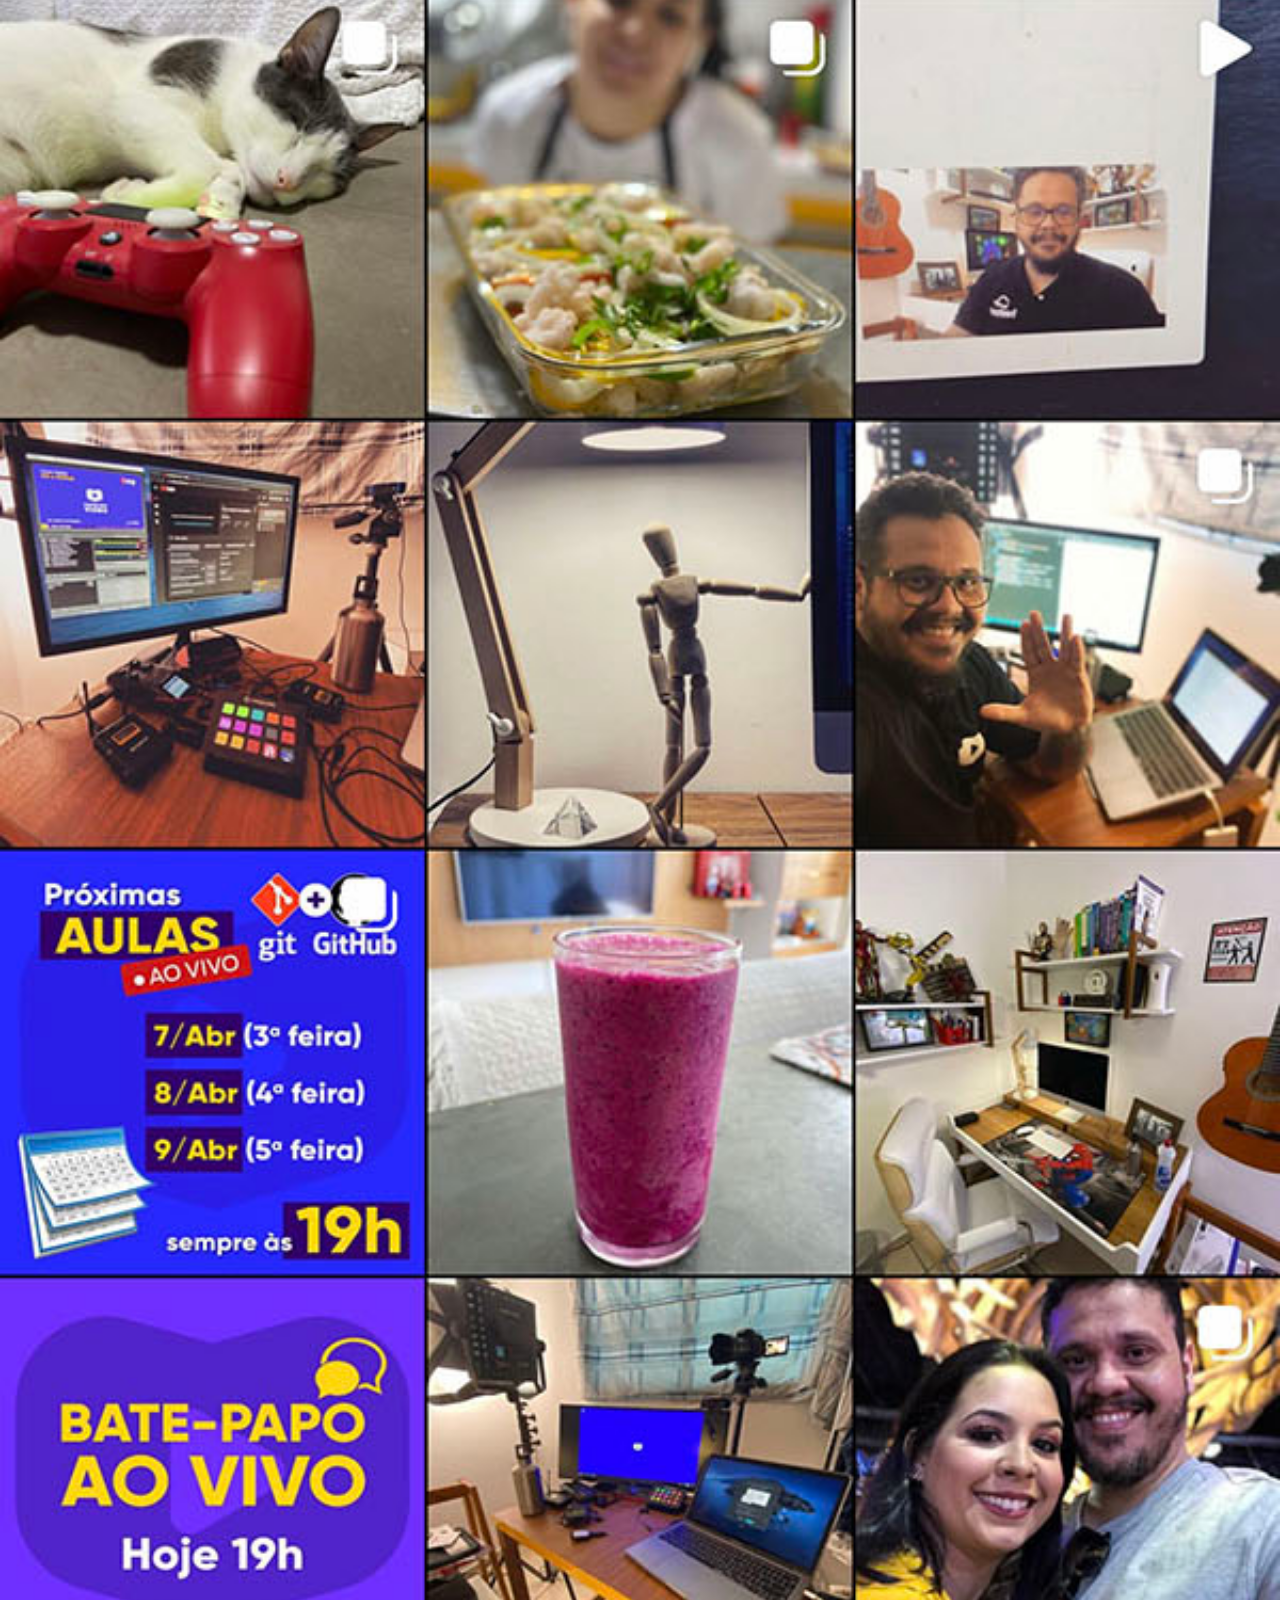
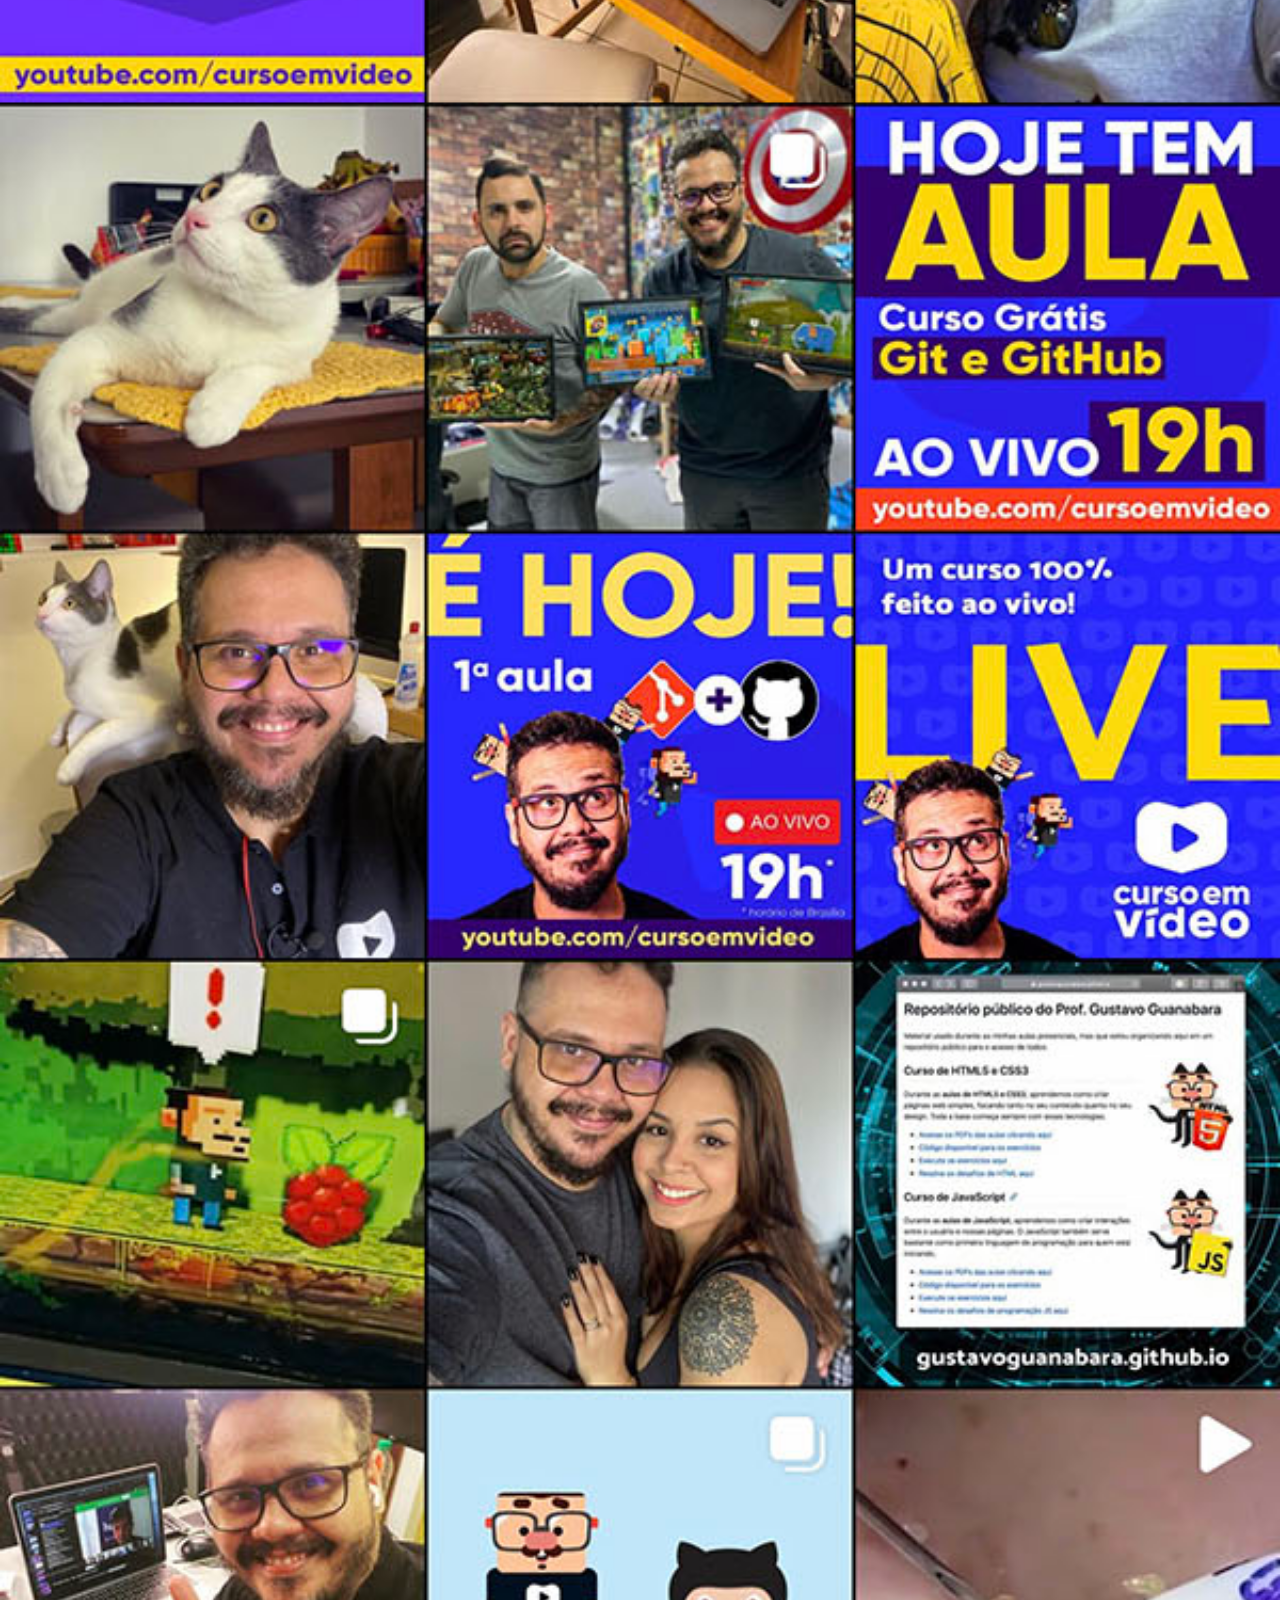
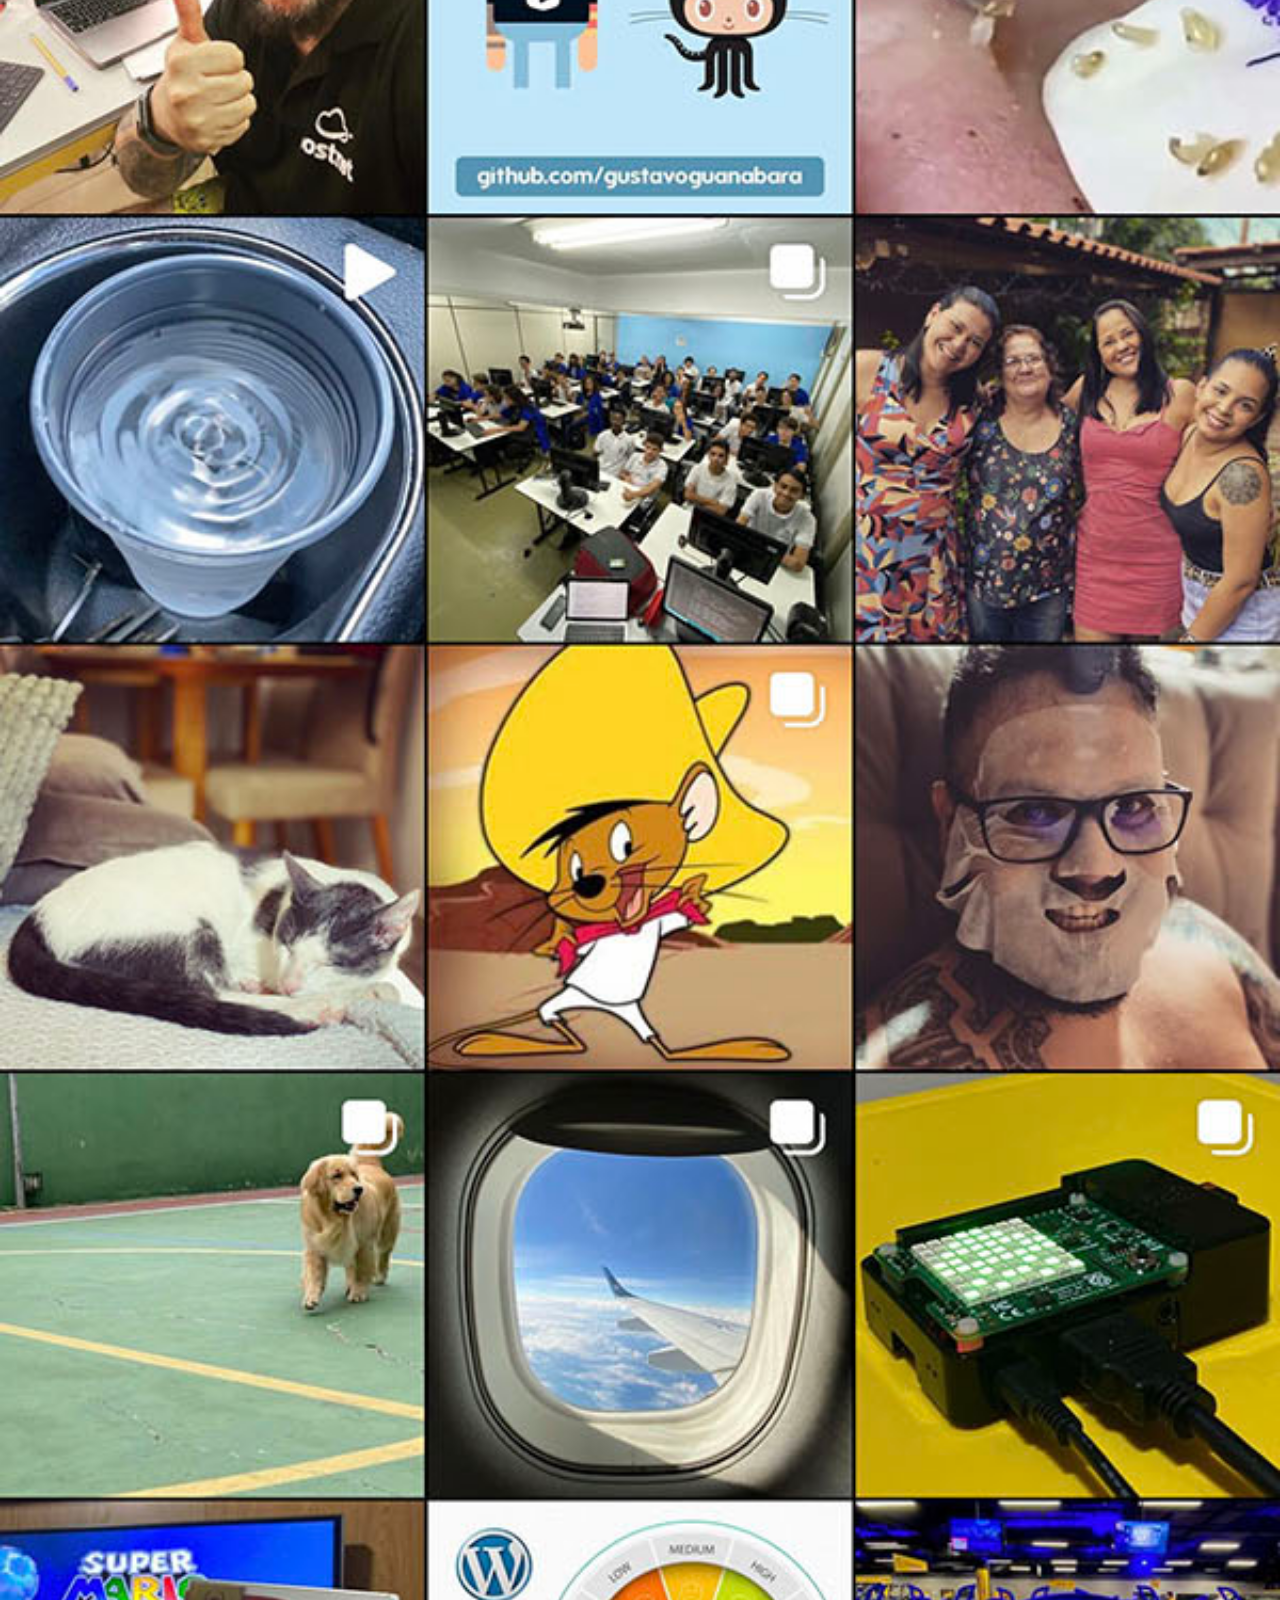
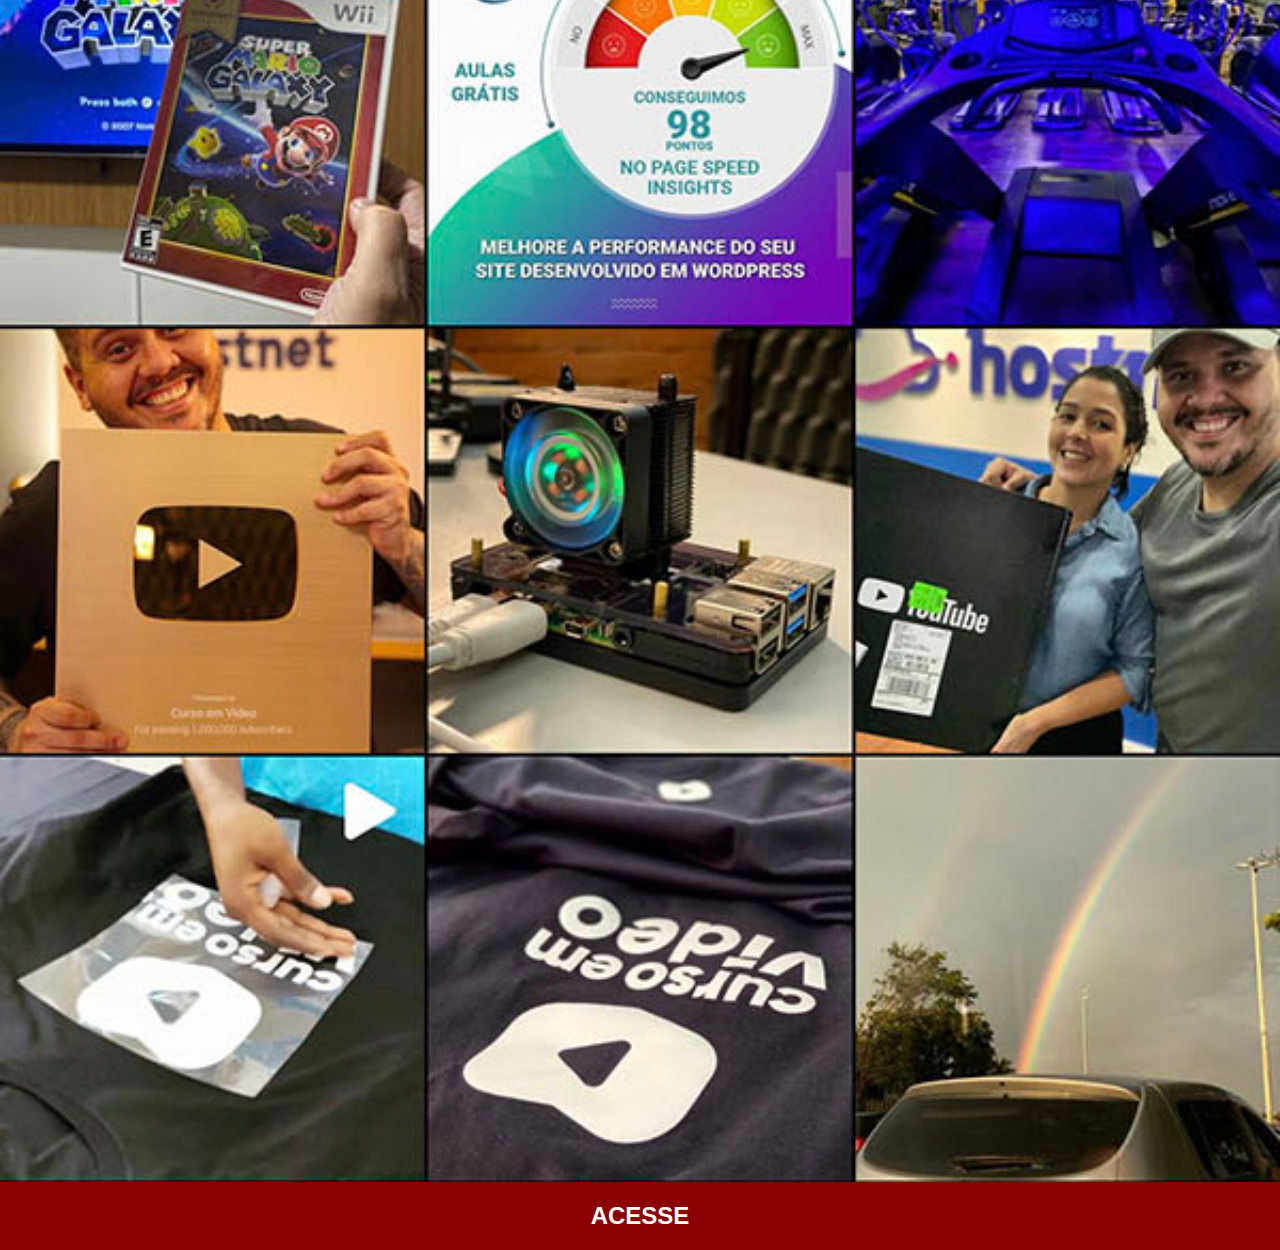
<file: instagram.html>
<!DOCTYPE html>
<html lang="pt-br">
<head>
    <meta charset="UTF-8">
    <meta http-equiv="X-UA-Compatible" content="IE=edge">
    <meta name="viewport" content="width=device-width, initial-scale=1.0">
    <title>Instagram</title>
    <link rel="stylesheet" href="estilos/social.css">
</head>
<body>
    <img src="imagens/tela-instagram.jpg" alt="Instagram">
    <a href="https://www.instagram.com/gustavoguanabara/" target="_blank">ACESSE</a>
</body>
</html>
</file>
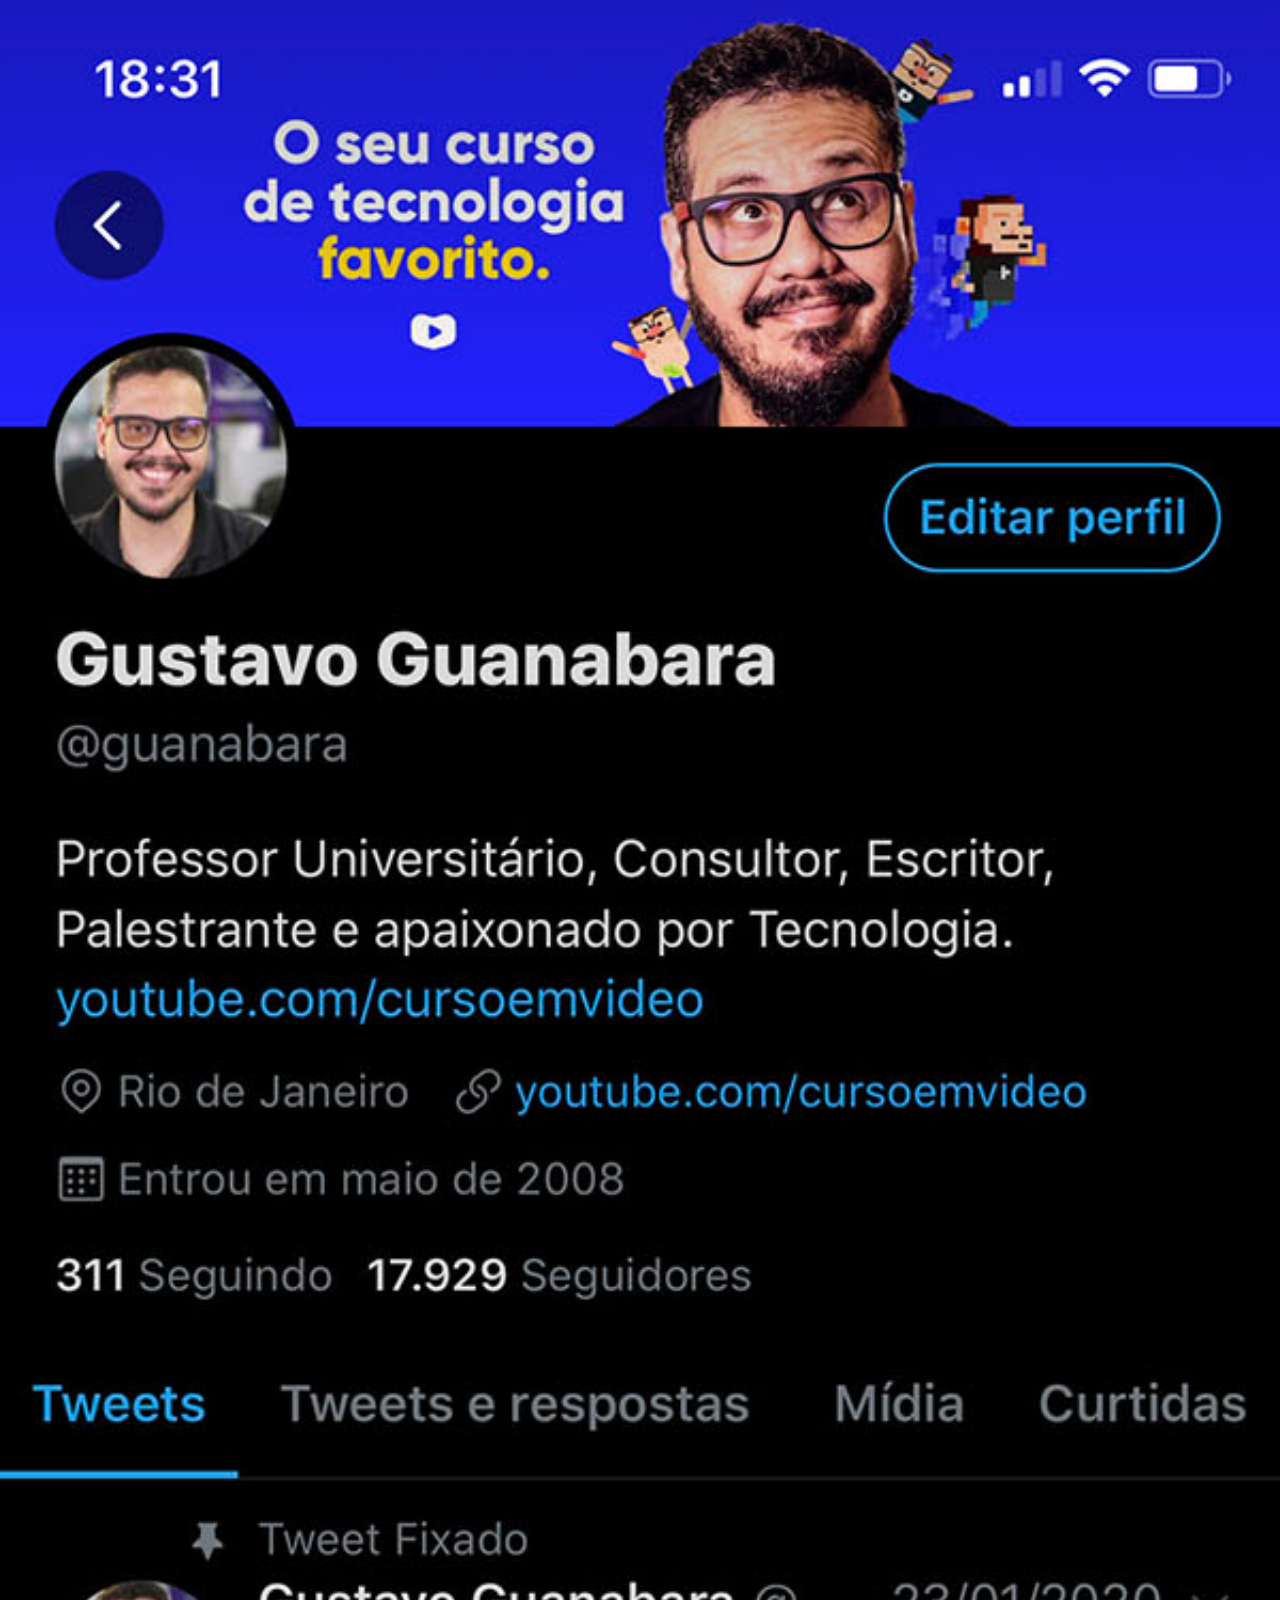
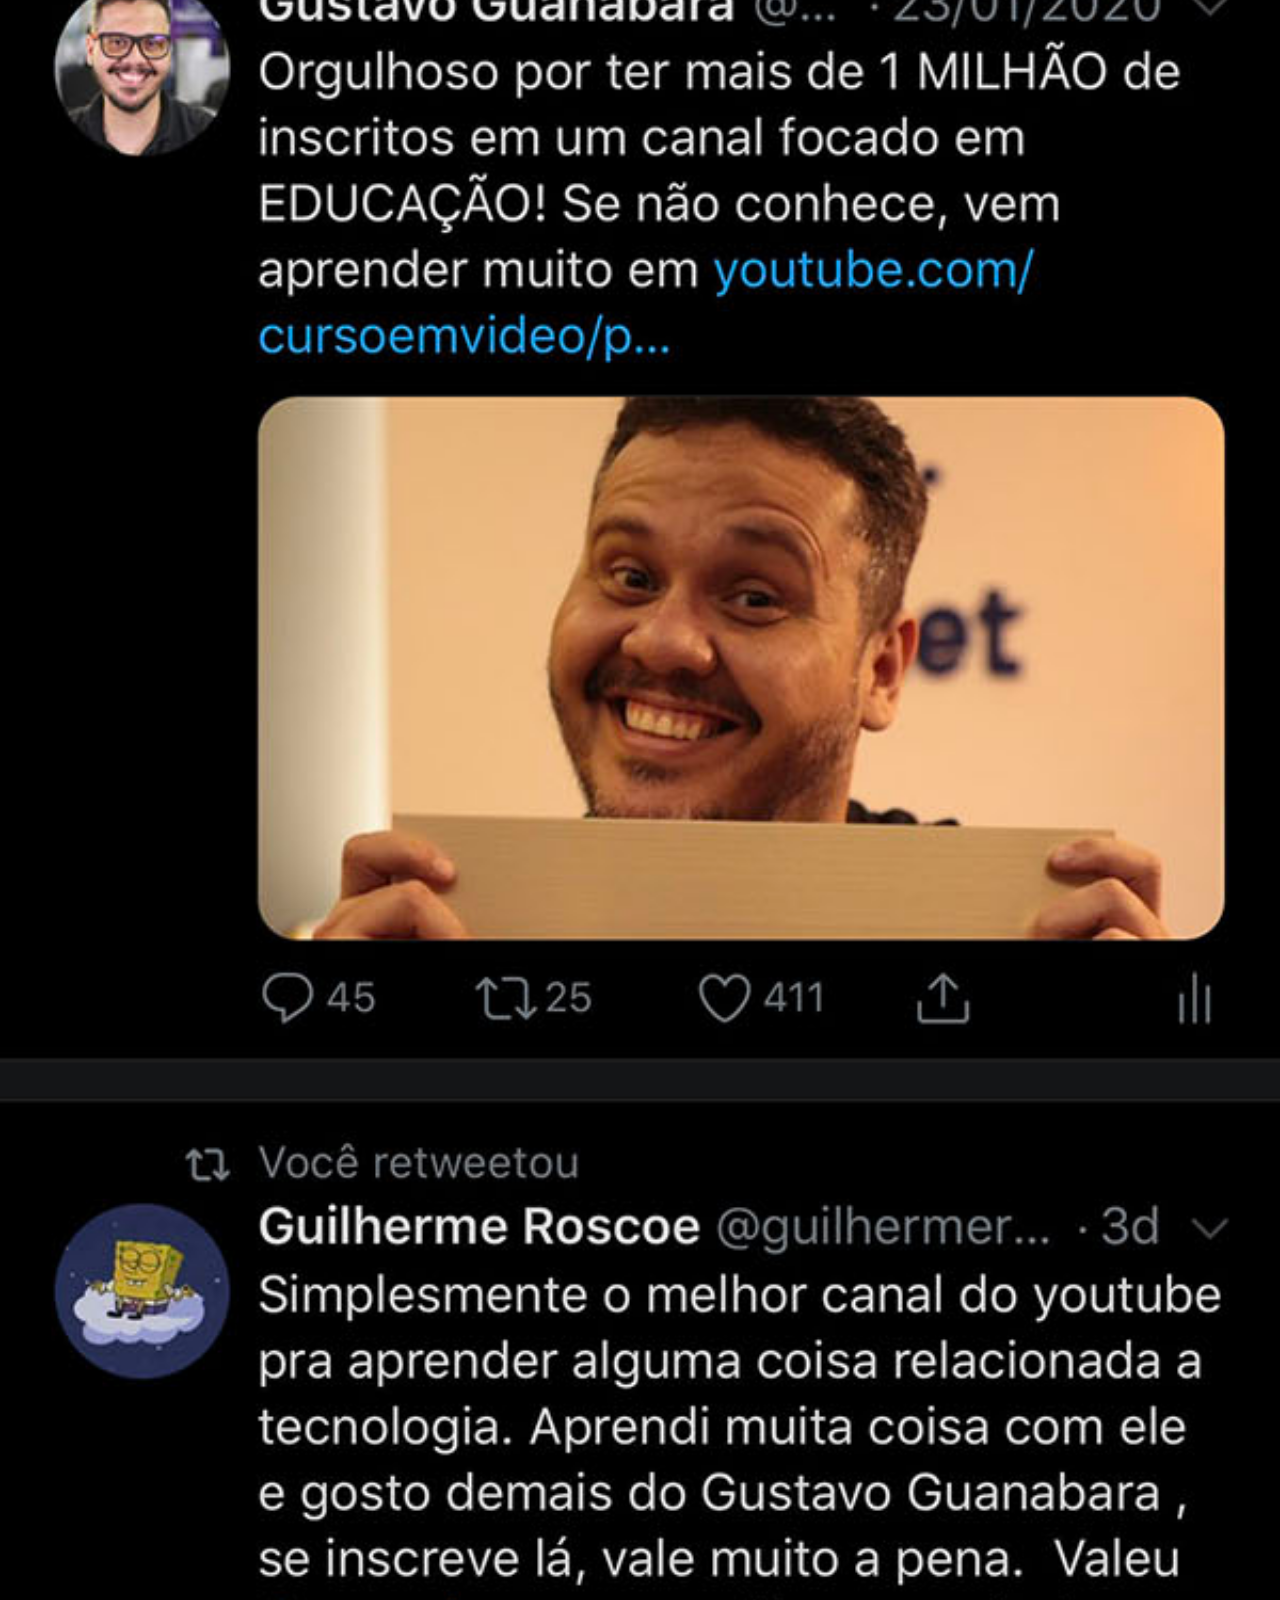
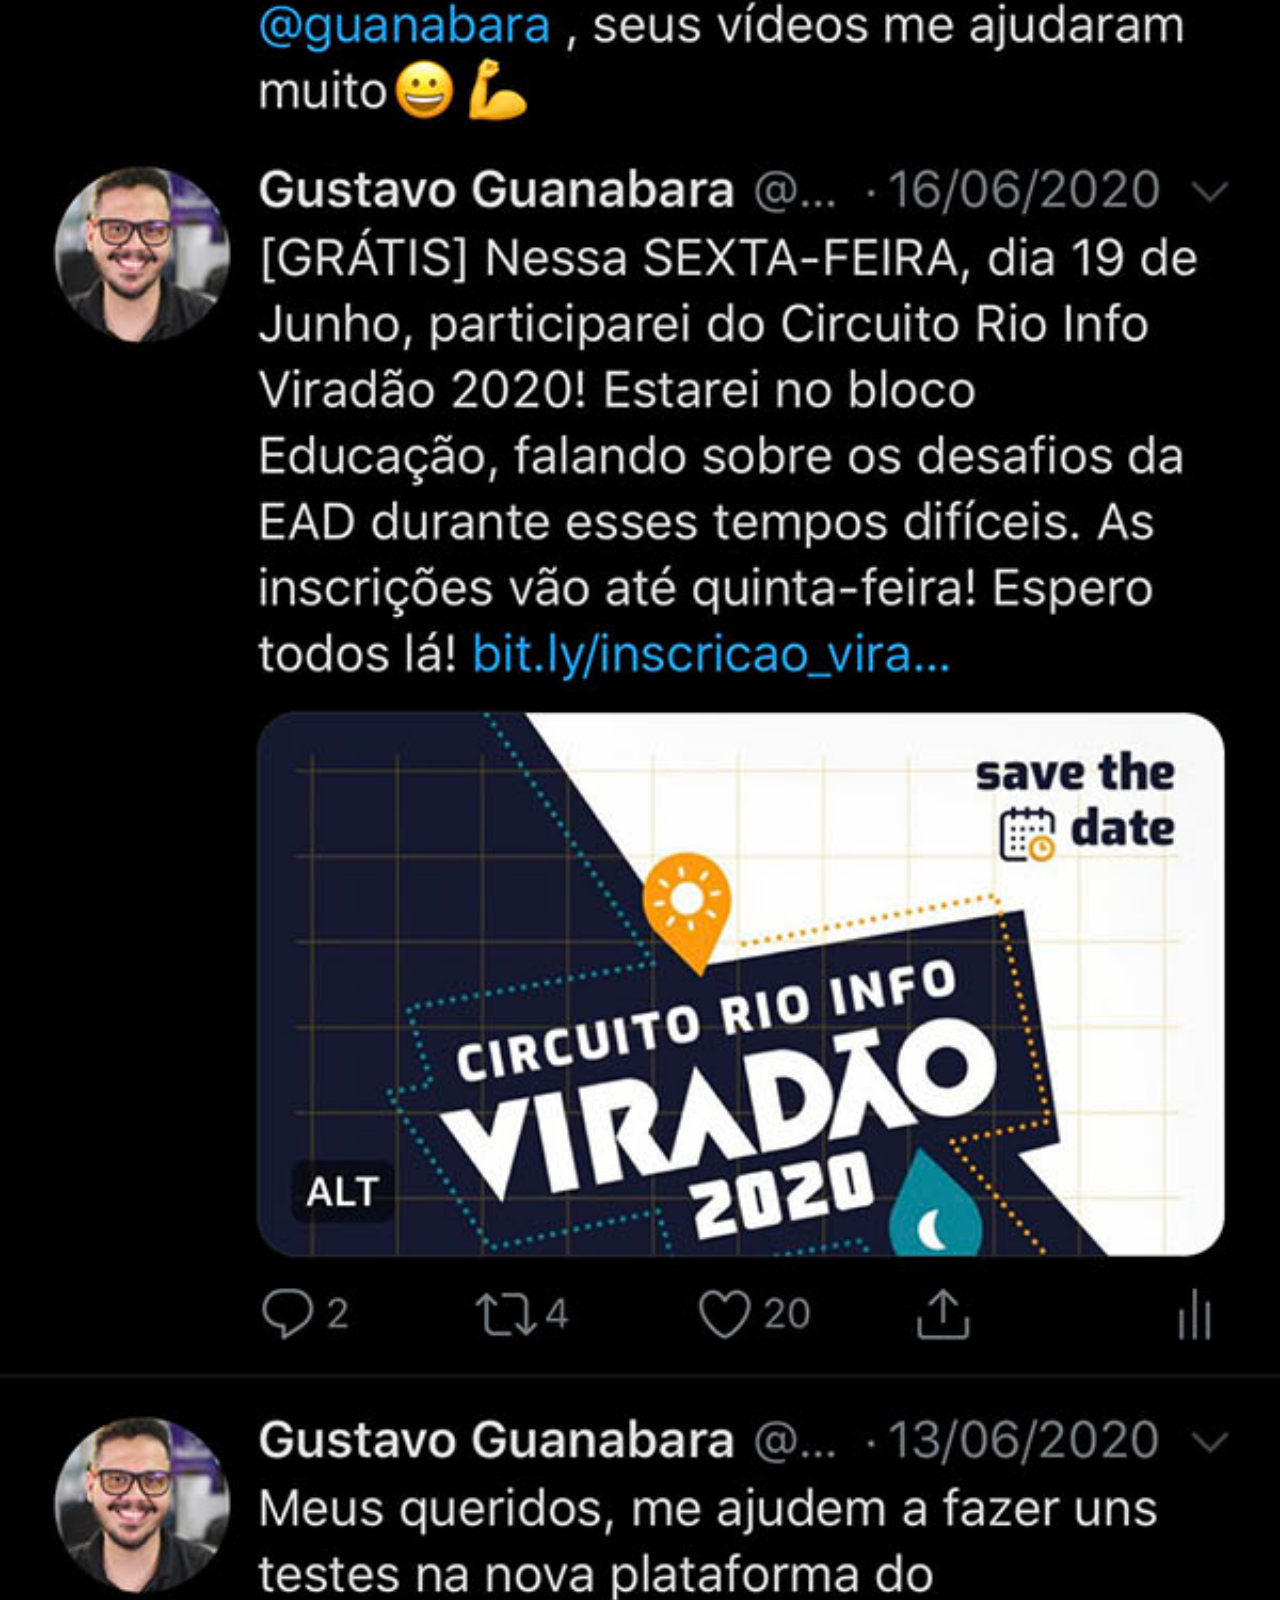
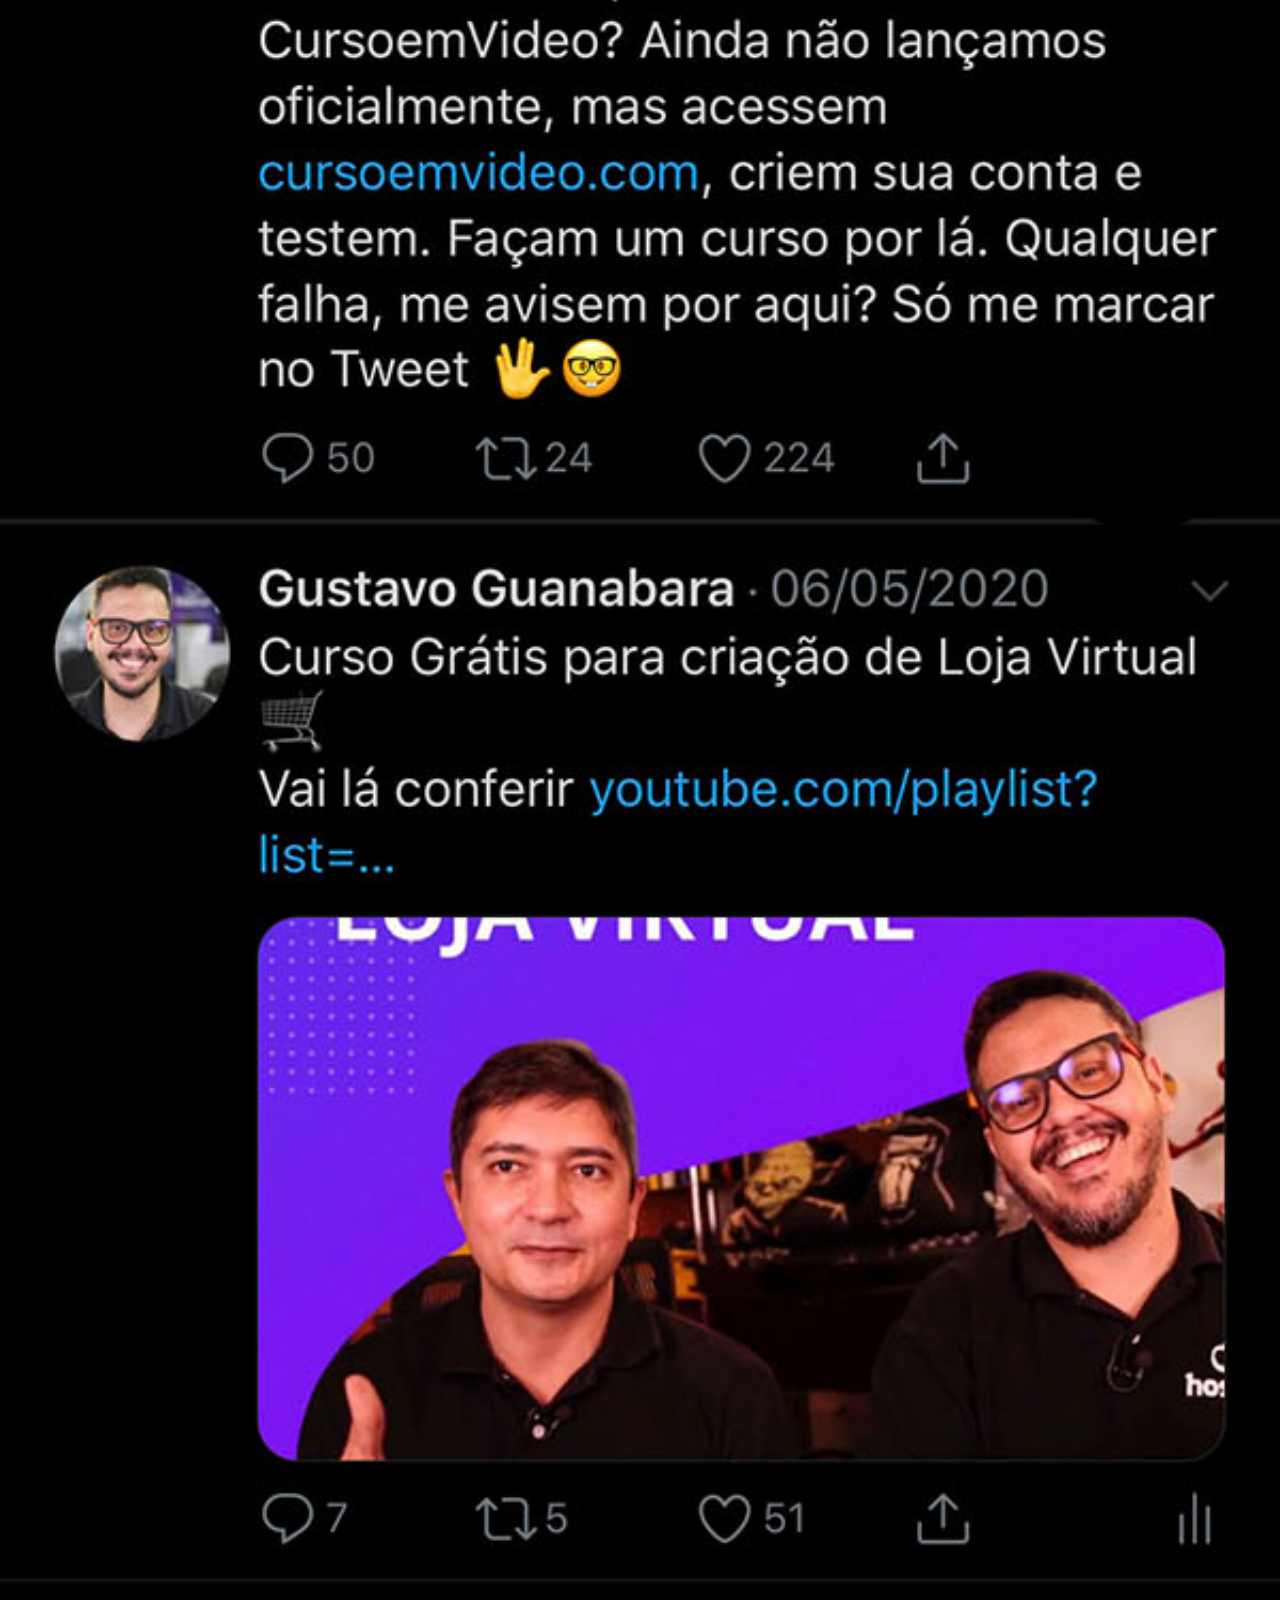
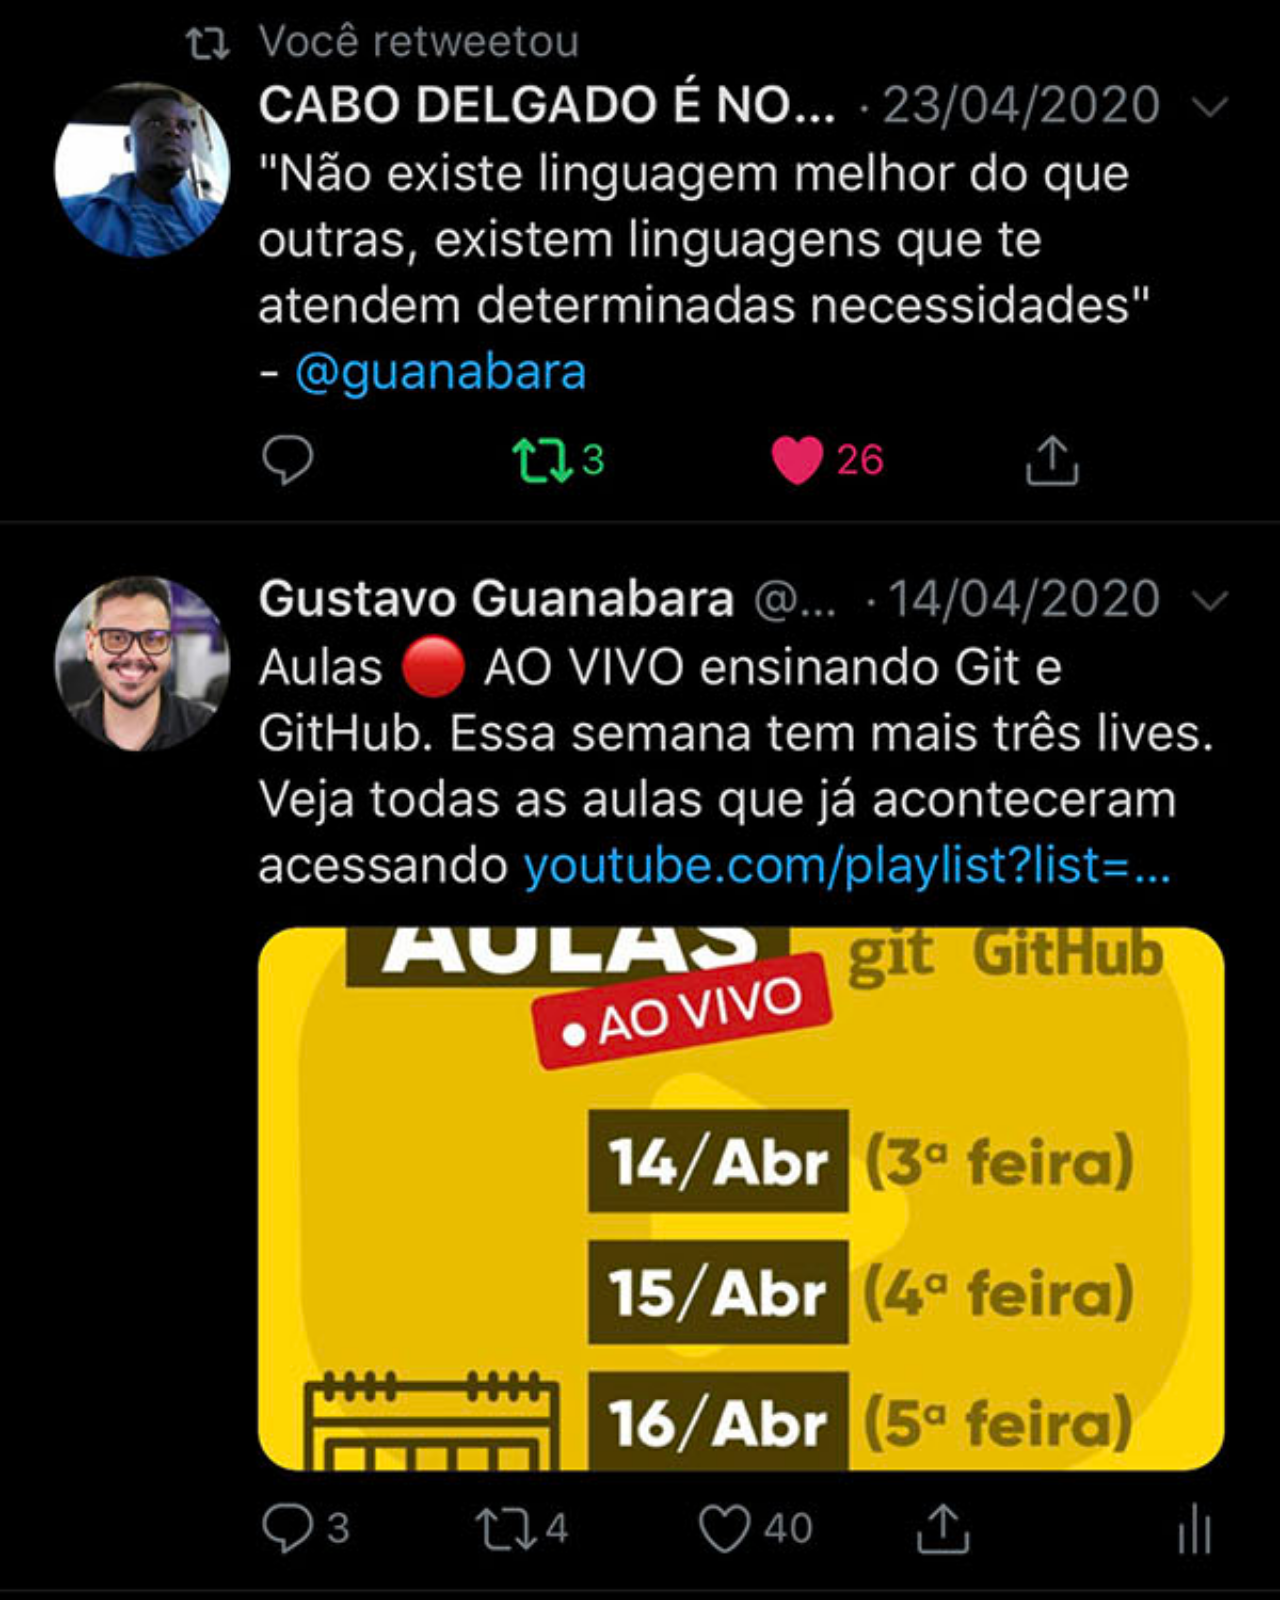
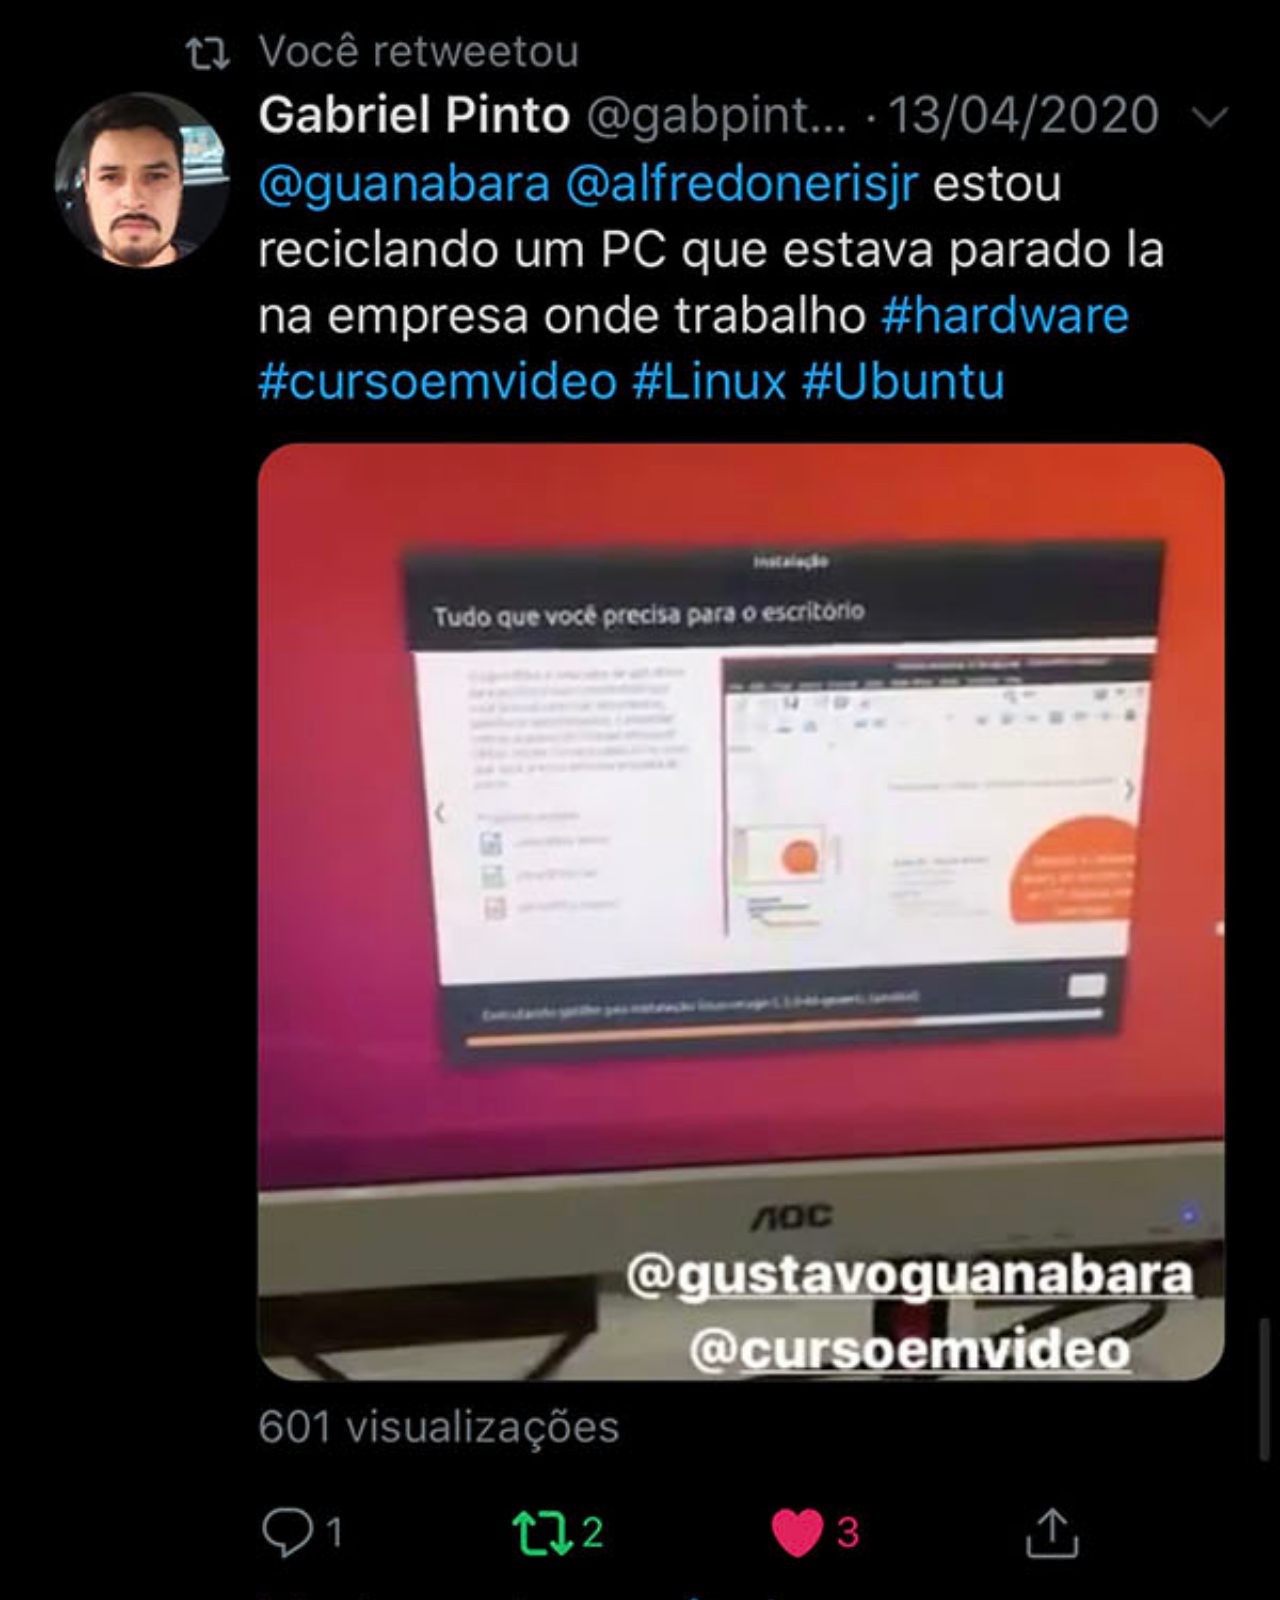
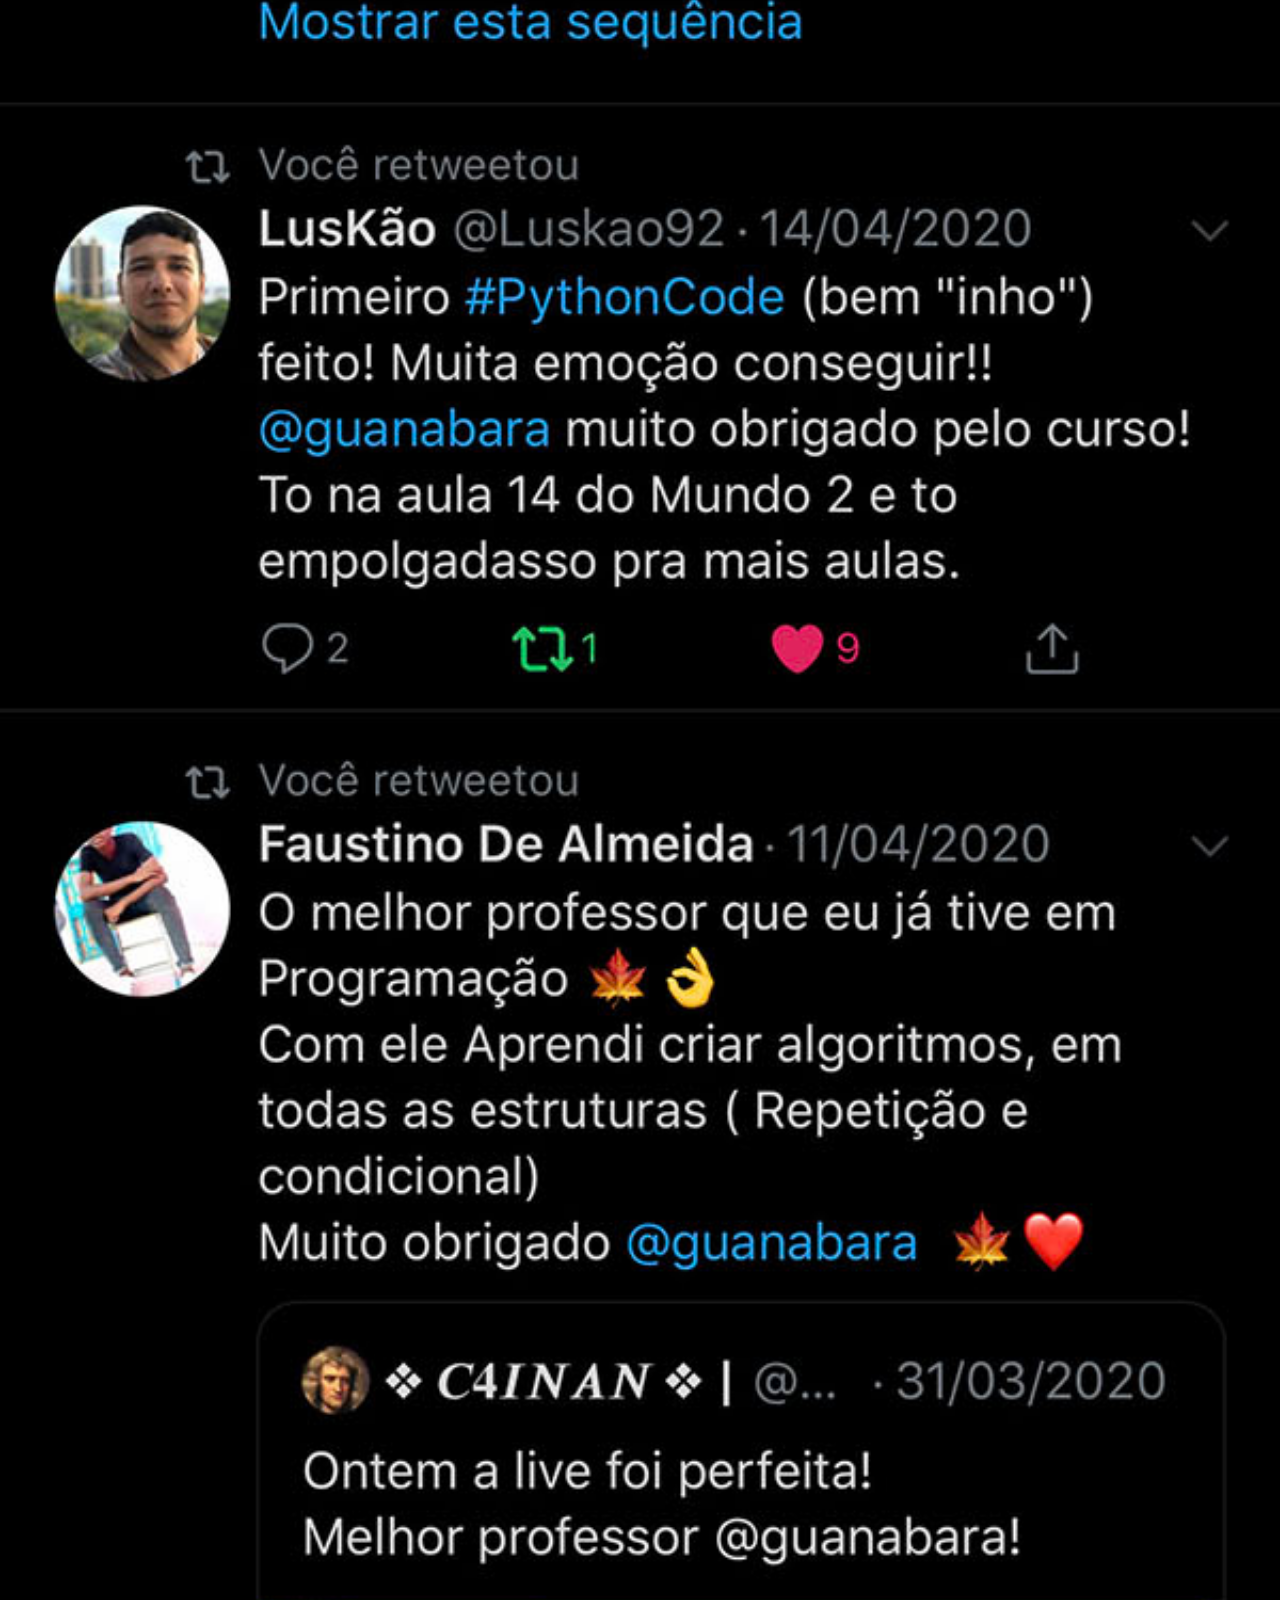
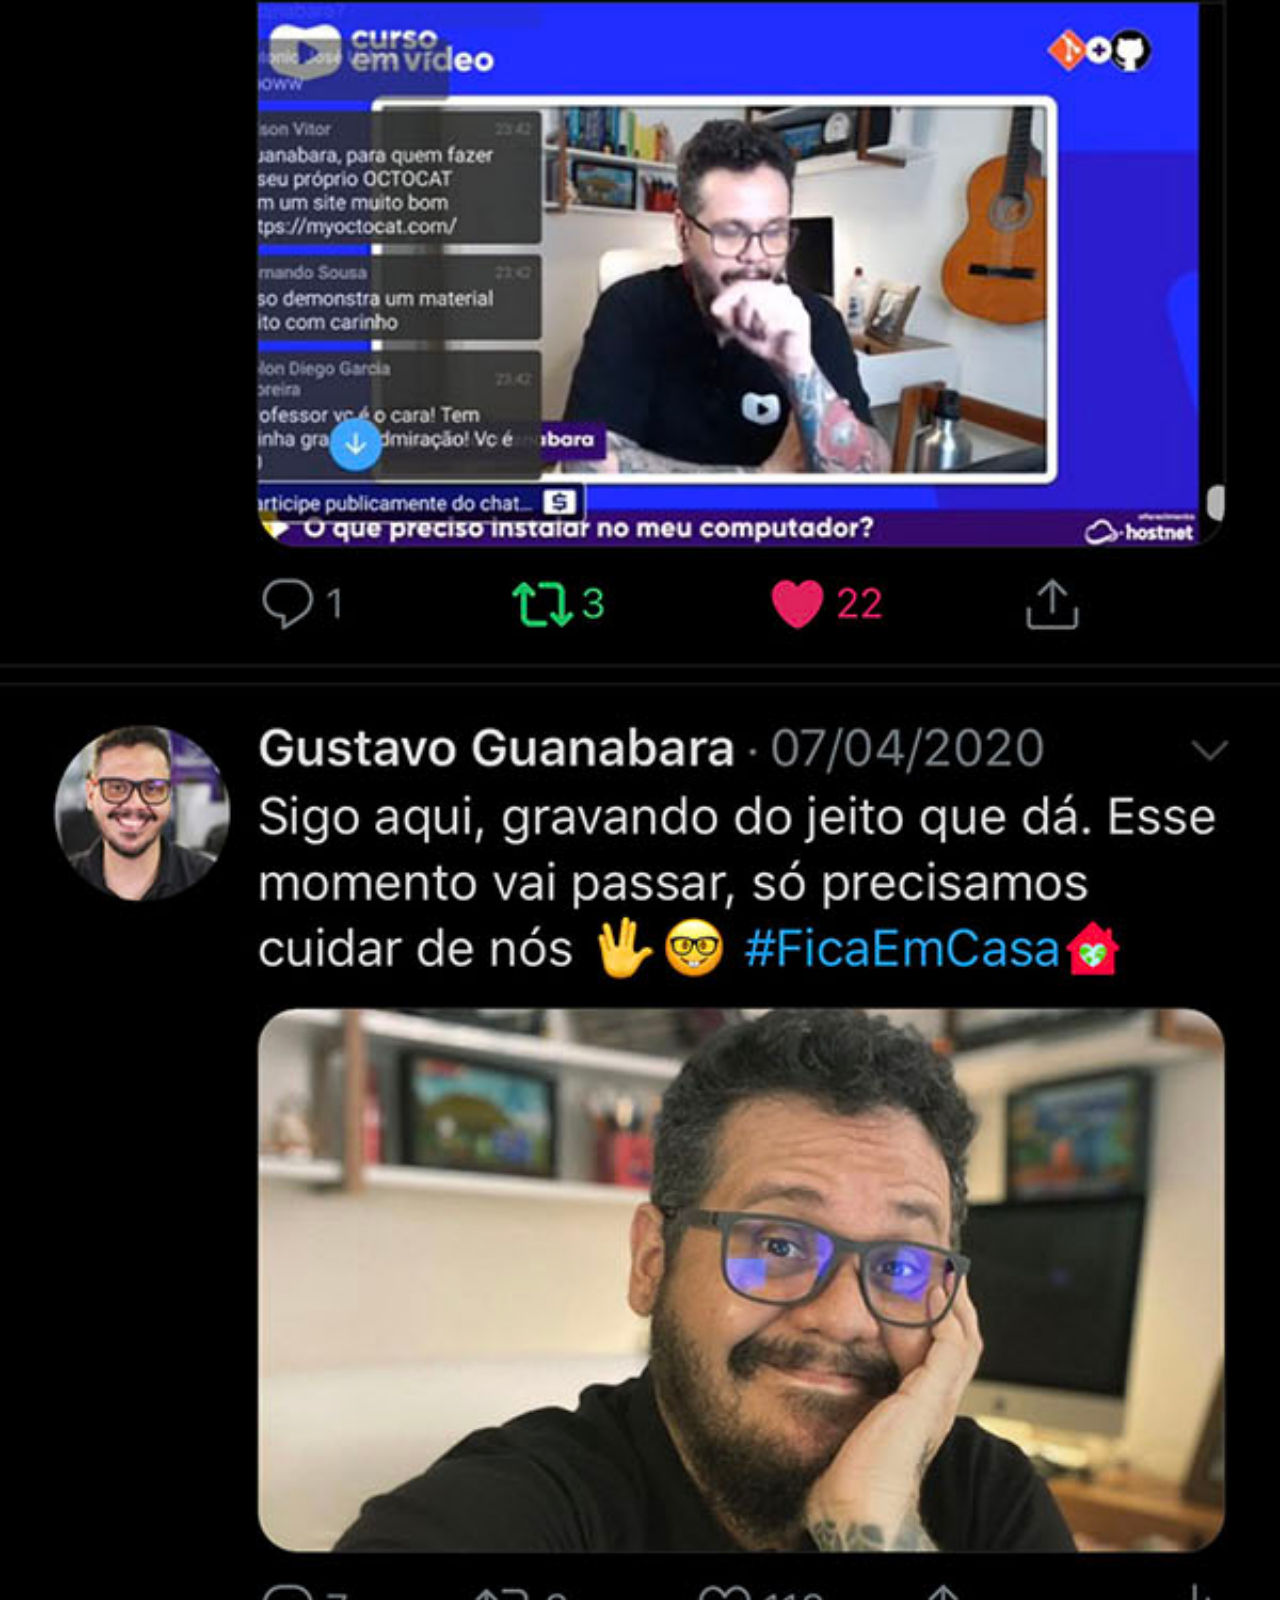
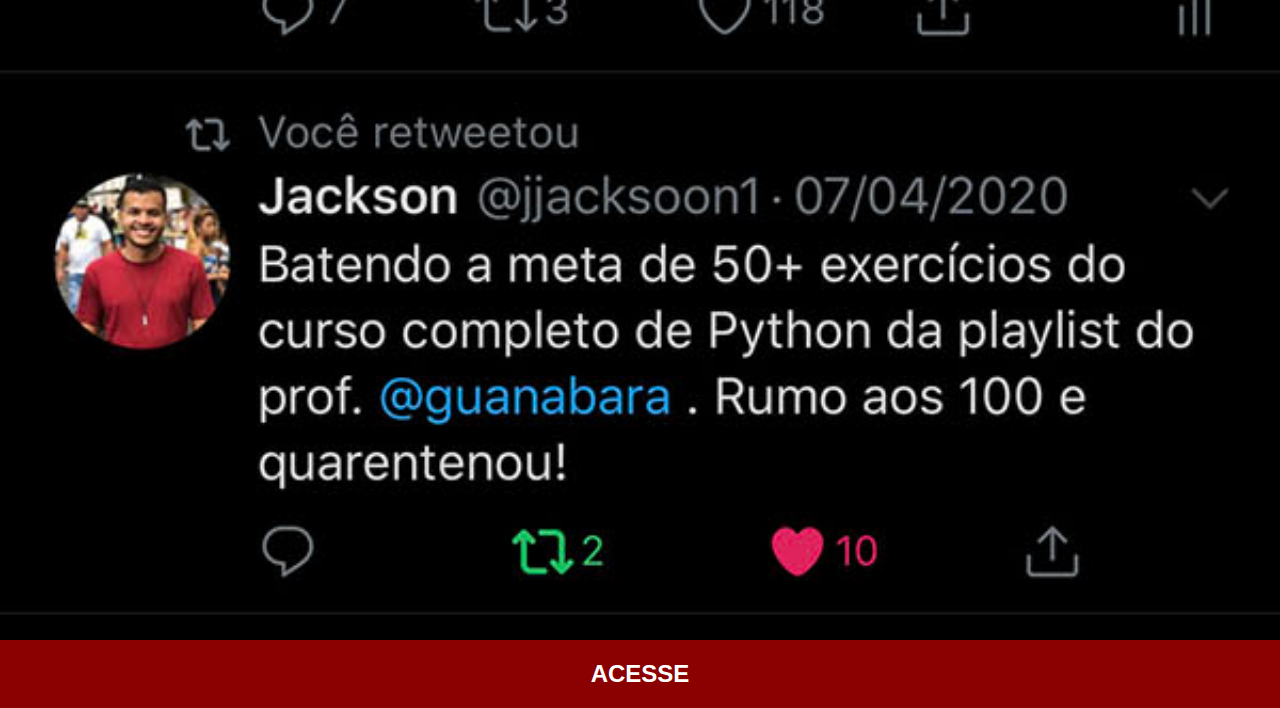
<file: twitter.html>
<!DOCTYPE html>
<html lang="pt-br">
<head>
    <meta charset="UTF-8">
    <meta http-equiv="X-UA-Compatible" content="IE=edge">
    <meta name="viewport" content="width=device-width, initial-scale=1.0">
    <title>Twitter</title>
    <link rel="stylesheet" href="estilos/social.css">
</head>
<body>
    <img src="imagens/tela-twitter.jpg" alt="Twitter">
    <a href="https://twitter.com/guanabara/" target="_blank">ACESSE</a>
</body>
</html>
</file>
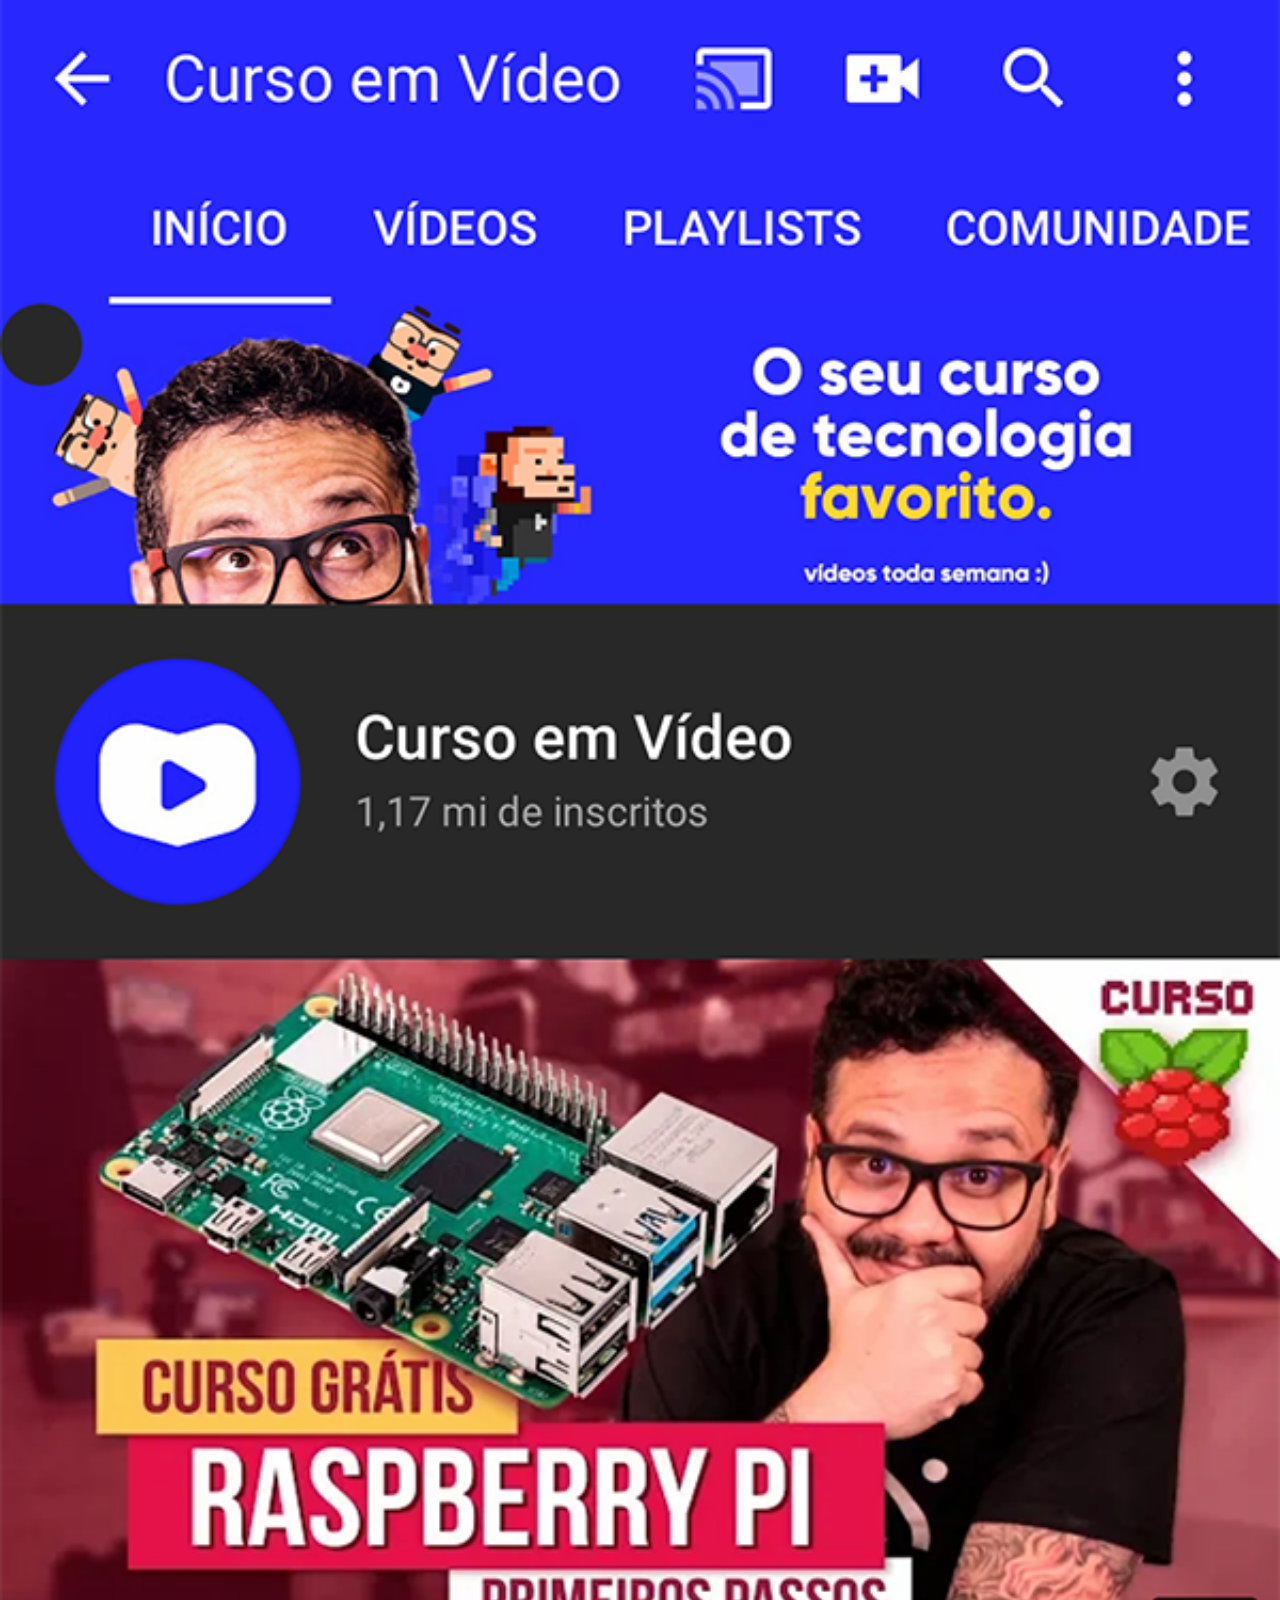
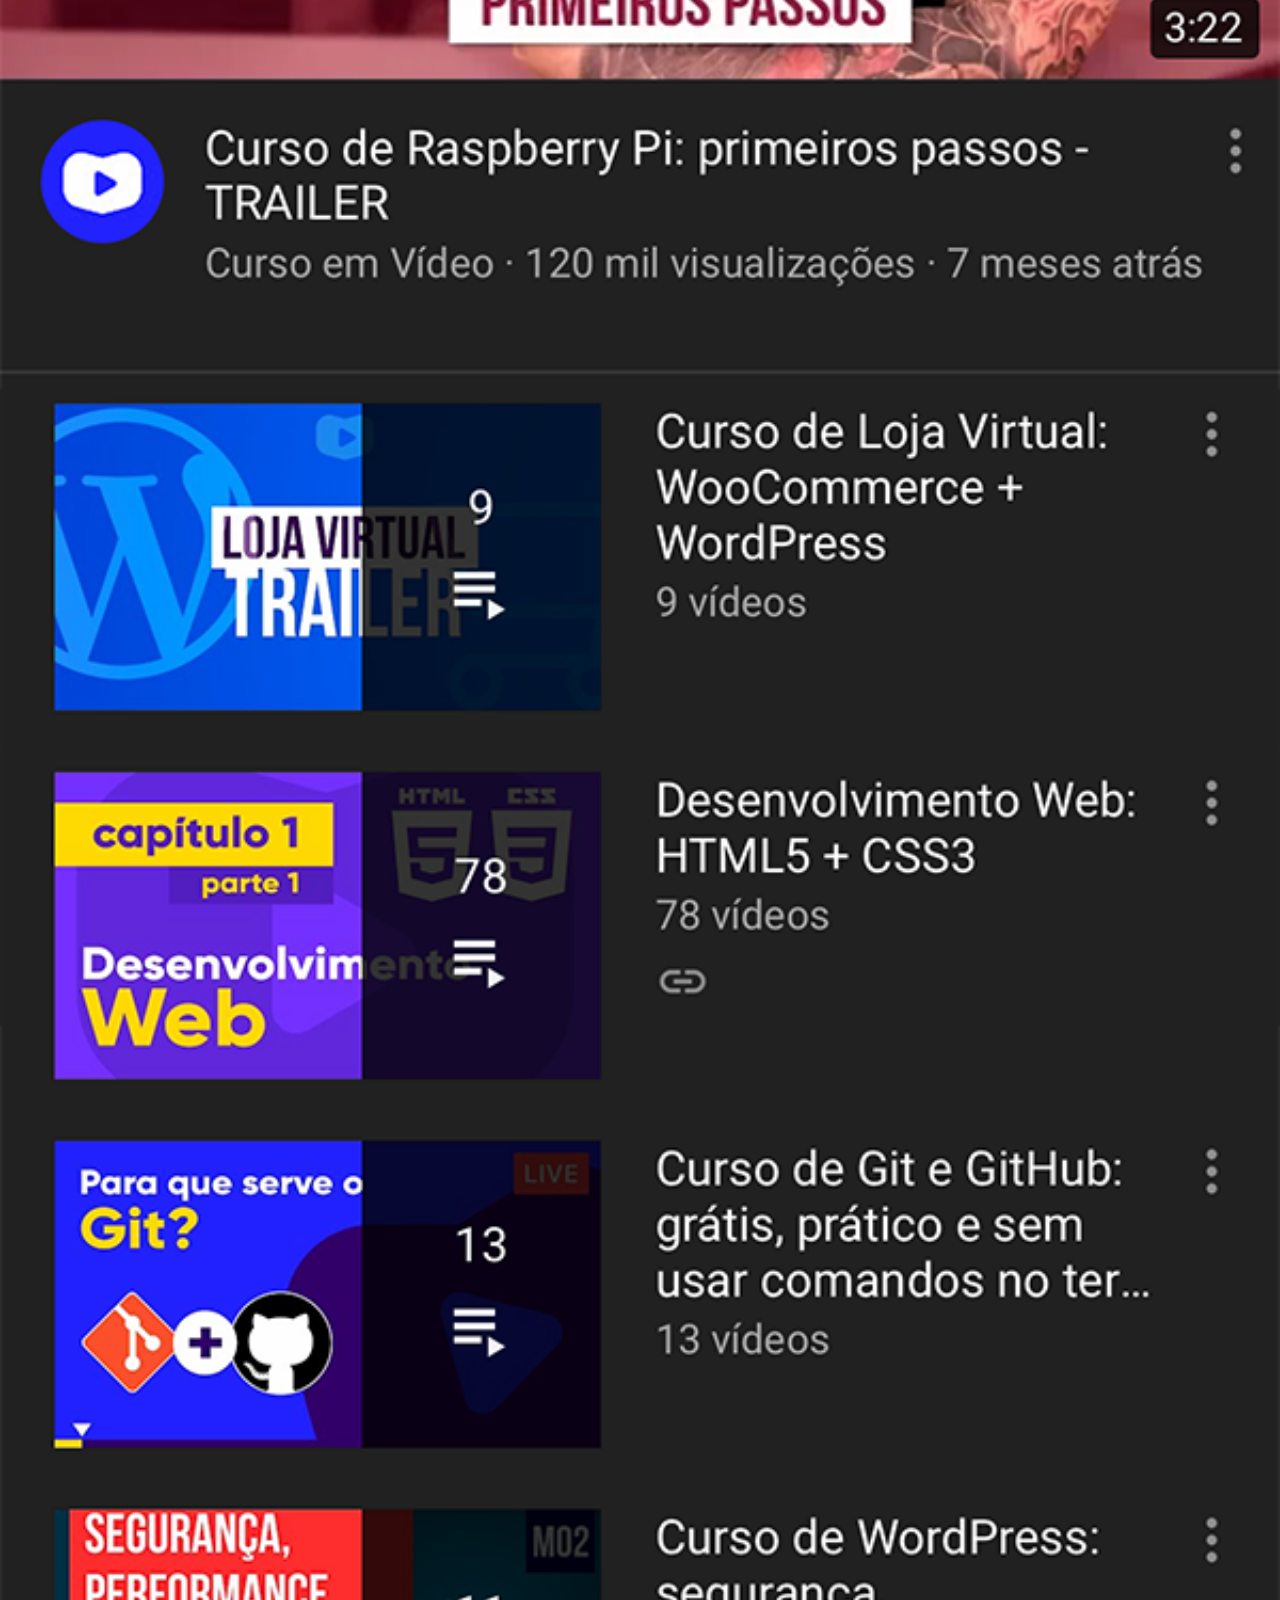
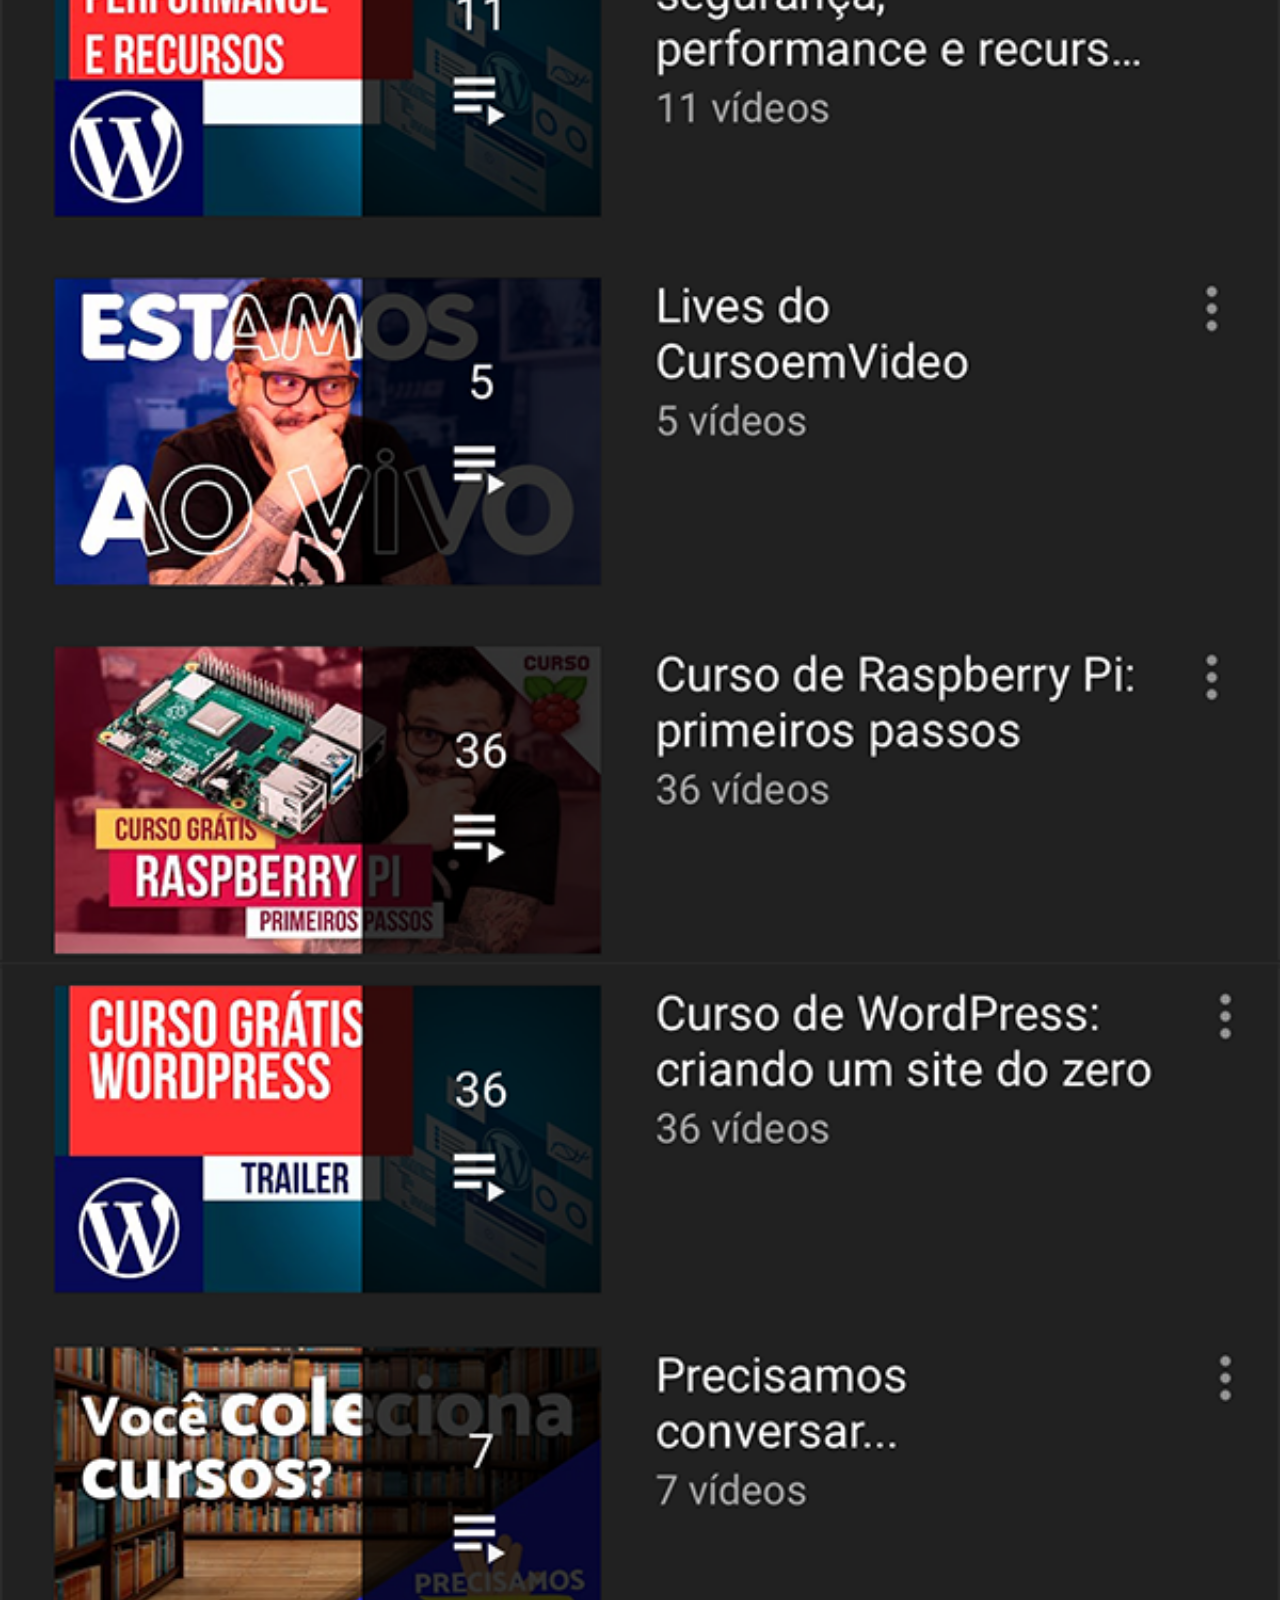
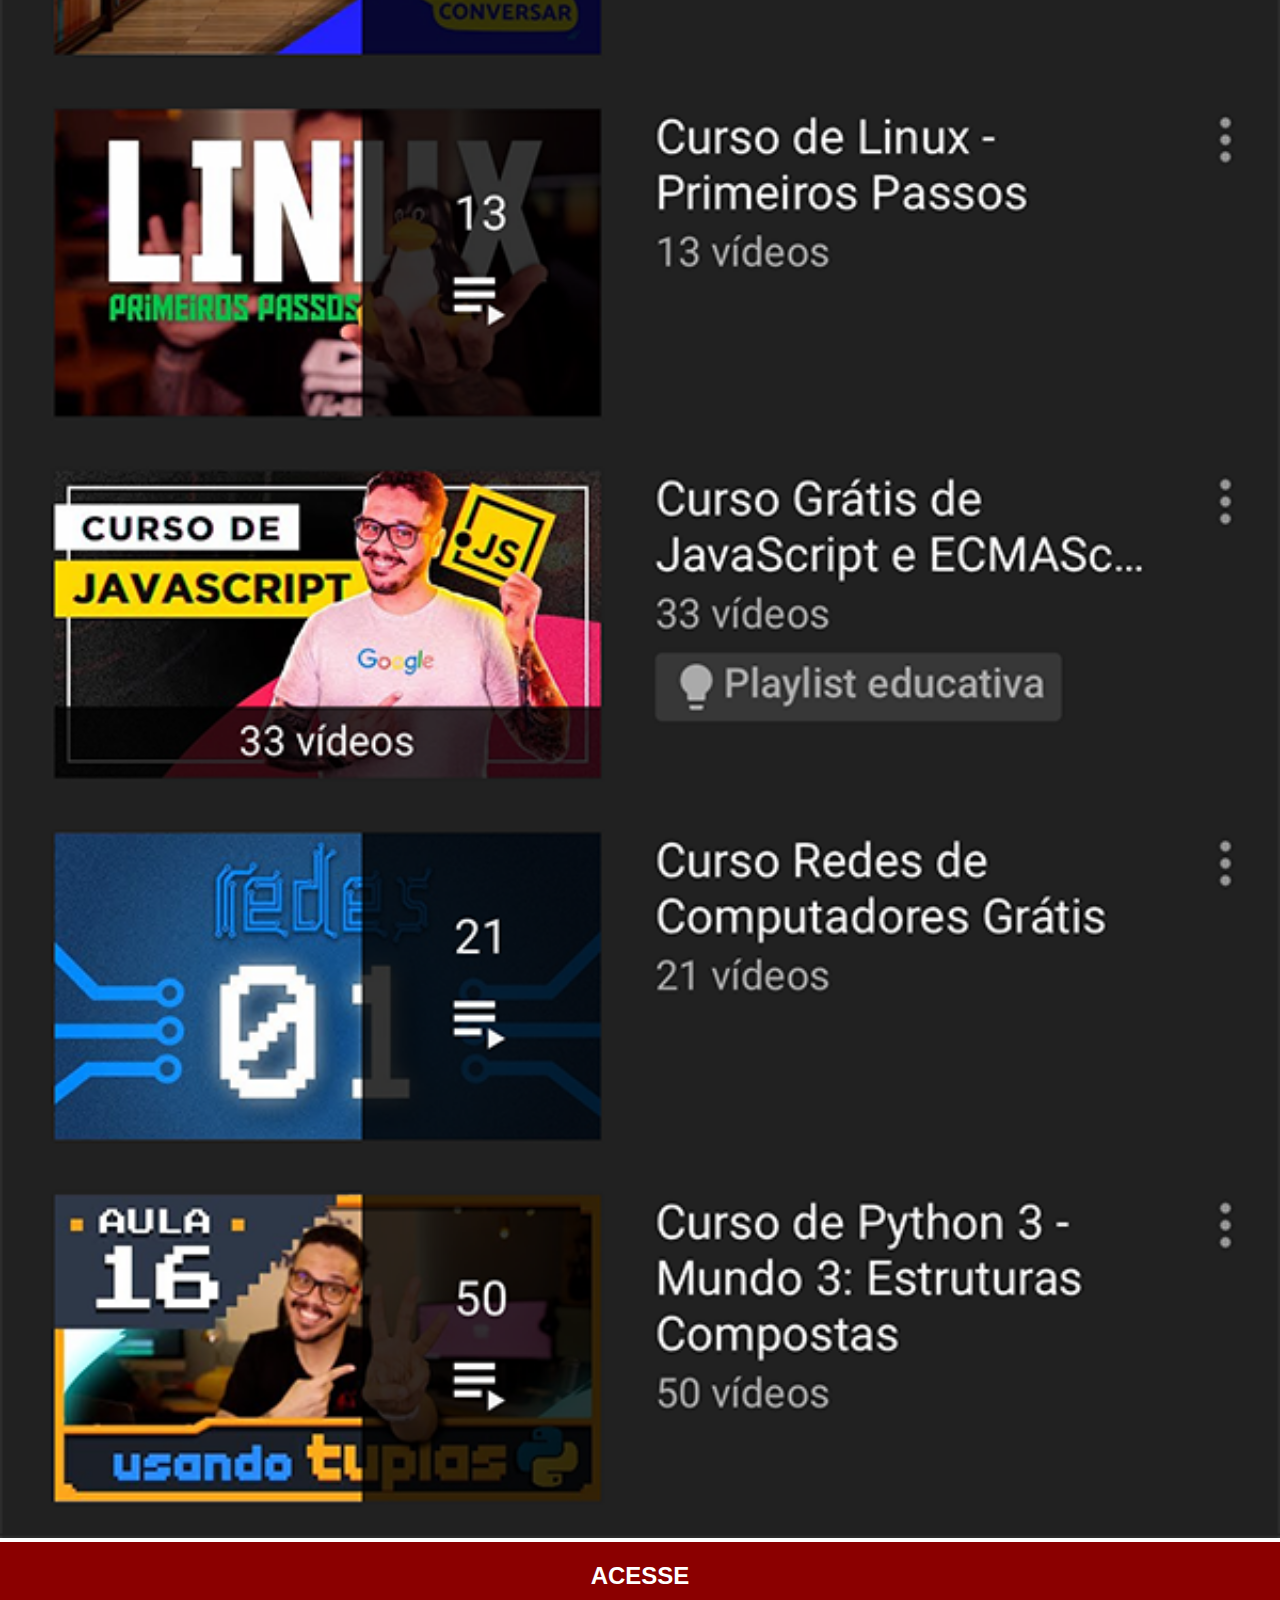
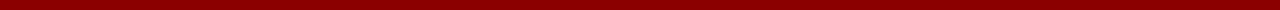
<file: youtube.html>
<!DOCTYPE html>
<html lang="pt-br">
<head>
    <meta charset="UTF-8">
    <meta http-equiv="X-UA-Compatible" content="IE=edge">
    <meta name="viewport" content="width=device-width, initial-scale=1.0">
    <title>Youtube</title>
    <style>
        * {
            margin: 0px;
            padding: 0px;
            font-family: Arial, Helvetica, sans-serif;
        }

        ::-webkit-scrollbar {
            width: 0px;
            height: 0px;
        }

        img {
            width: 100vw;

        }

        a {
            display: block;
            background-color: darkred;
            padding: 20px;
            text-align: center;
            text-decoration: none;
            color: white;
            font-weight: bolder;
            font-size: 1.5em;
        }
    </style>
</head>
<body>
    <img src="imagens/tela-youtube.png" alt="Youtube">
    <a href="https://www.youtube.com/@CursoemVideo" target="_blank">ACESSE</a>
</body>
</html>
</file>
<file: estilos/style.css>
@charset "UTF-8";

* {
    margin: 0;
    padding: 0;
    font-family: Arial, Helvetica, sans-serif;
}

html, body {
    height: 100vh;
    width: 100vw;
    background-color: black;
}

body {
    background: url(../imagens/fundo-madeira.jpg) no-repeat top center;
    background-size: cover;
    background-attachment: fixed;
}

main {
    position: relative;
    height: 100vh;
}

section#telefone {
    position: absolute;
    top: 50%;
    left: 50%;
    transform: translate(-50%, -50%);
    height: 627px;
    width: 311px;
    background: url(../imagens/frame-iphone.png) no-repeat;
}

iframe#tela {
    position: relative;
    top: 80px;
    left: 22px;
    height: 472px;
    width: 267px;
}

section#redes-sociais {
    text-align: right;
}

section#redes-sociais img {
    width: 50px;
    margin: 10px;
    border-radius: 50%;
    box-shadow: 2px 2px 5px #00000051;
    box-sizing: border-box; /*USAR ESSA CONFIGURAÇÃO PARA A BORDA FAZER PARTE DO OBJETO, NO CASO A BORDA SERÁ USADA NO HOVER*/
}

section#redes-sociais img:hover {
    border: 2px solid #ffffff96;
    transform: translate(-2px, -2px);
    box-shadow: 5px 5px 10px #0000009f;
    transition: transform 0.2s, border 0.3s;
}
</file>
<file: estilos/social.css>
@charset "UTF-8";

* {
    margin: 0px;
    padding: 0px;
    font-family: Arial, Helvetica, sans-serif;
}

::-webkit-scrollbar {
    width: 0px;
    height: 0px;
}

img {
    width: 100vw;

}

a {
    display: block;
    background-color: darkred;
    padding: 20px;
    text-align: center;
    text-decoration: none;
    color: white;
    font-weight: bolder;
    font-size: 1.5em;
    margin-top: -4px;
}

a:hover {
    background-color: #a00303;
}
</file>
